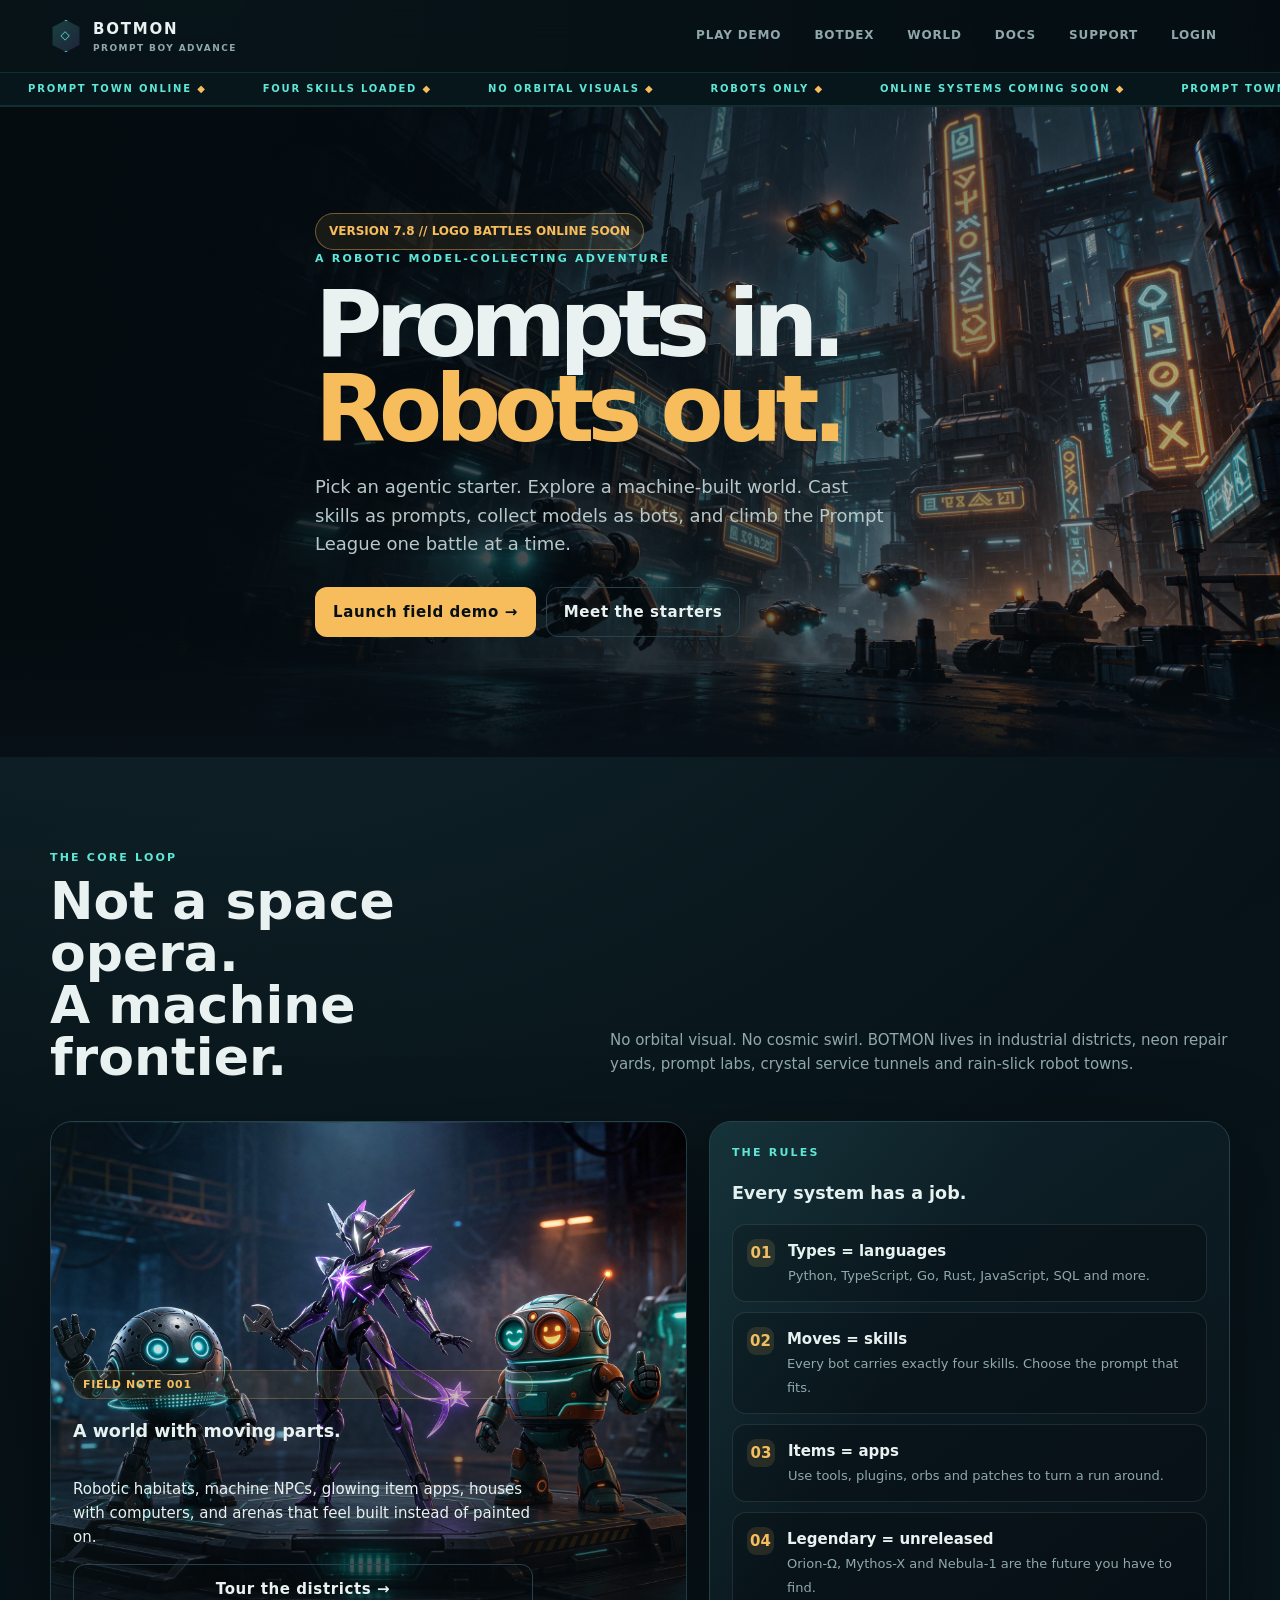
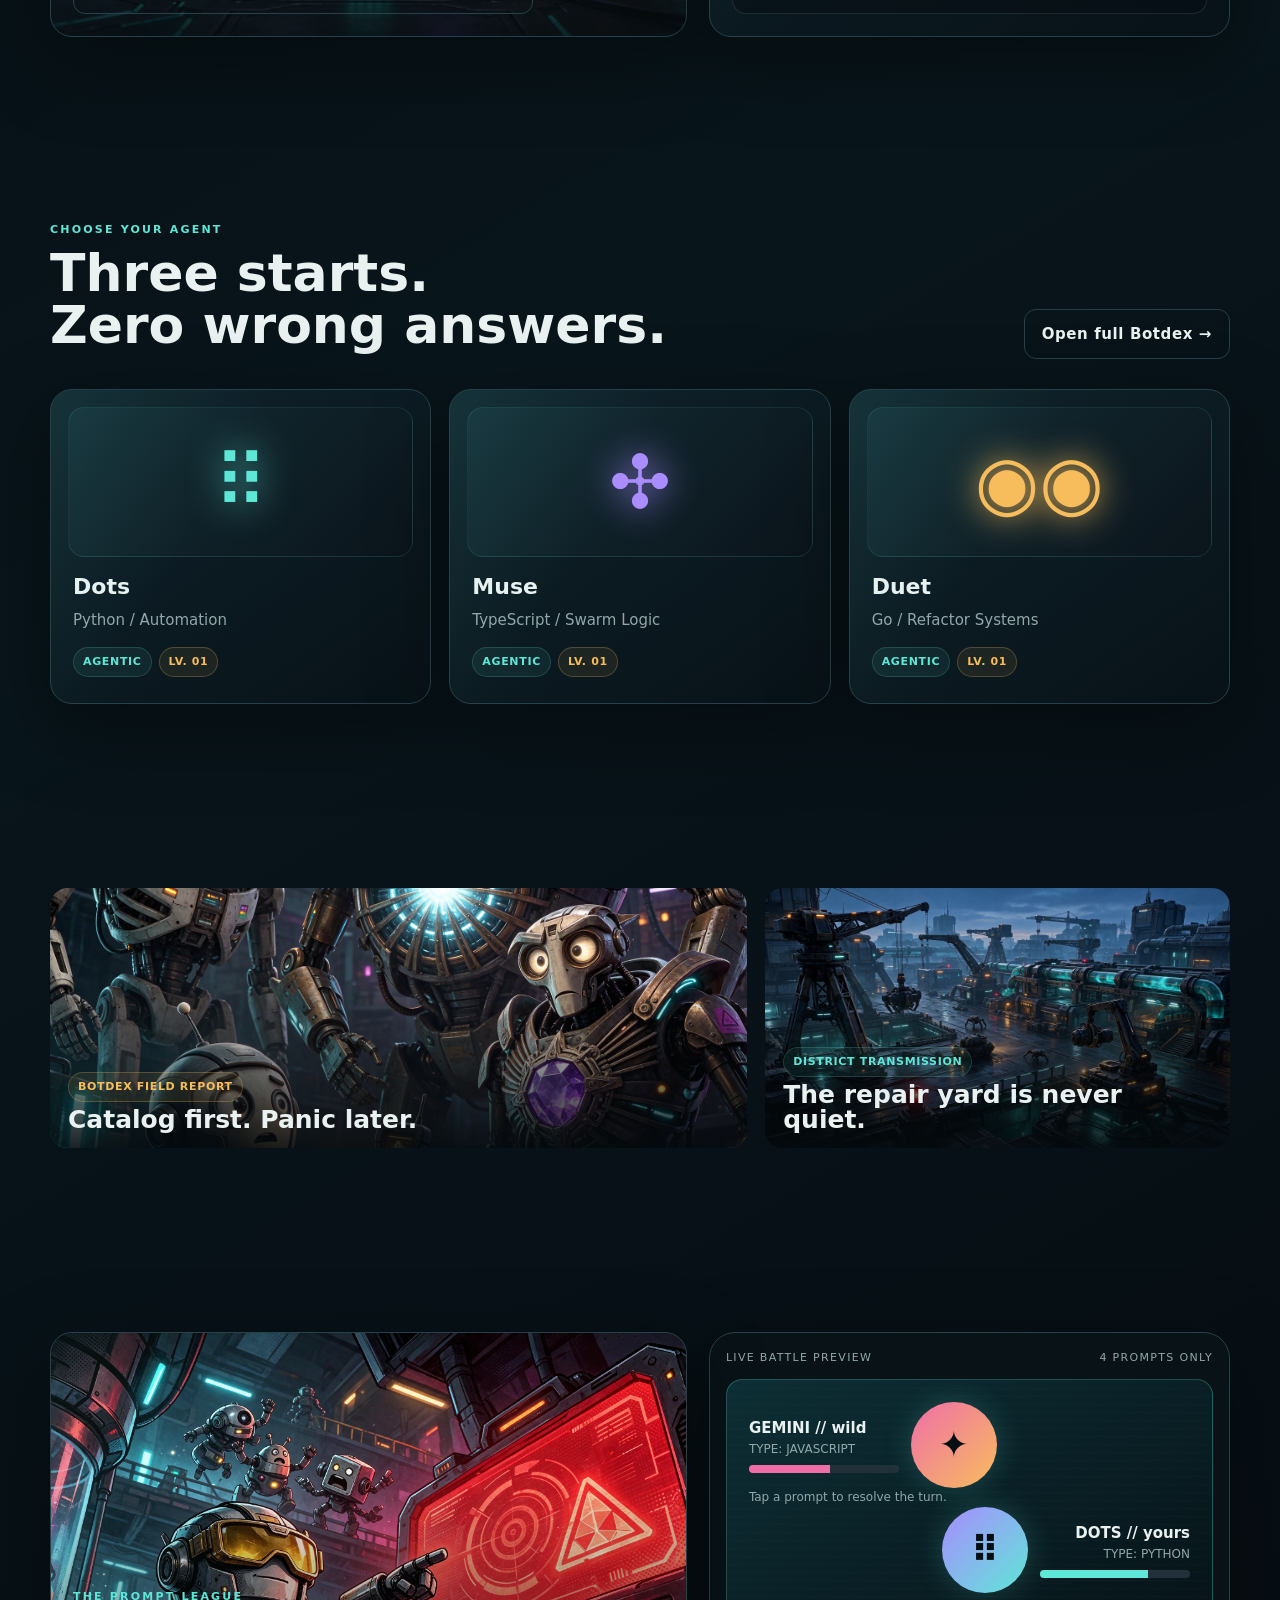
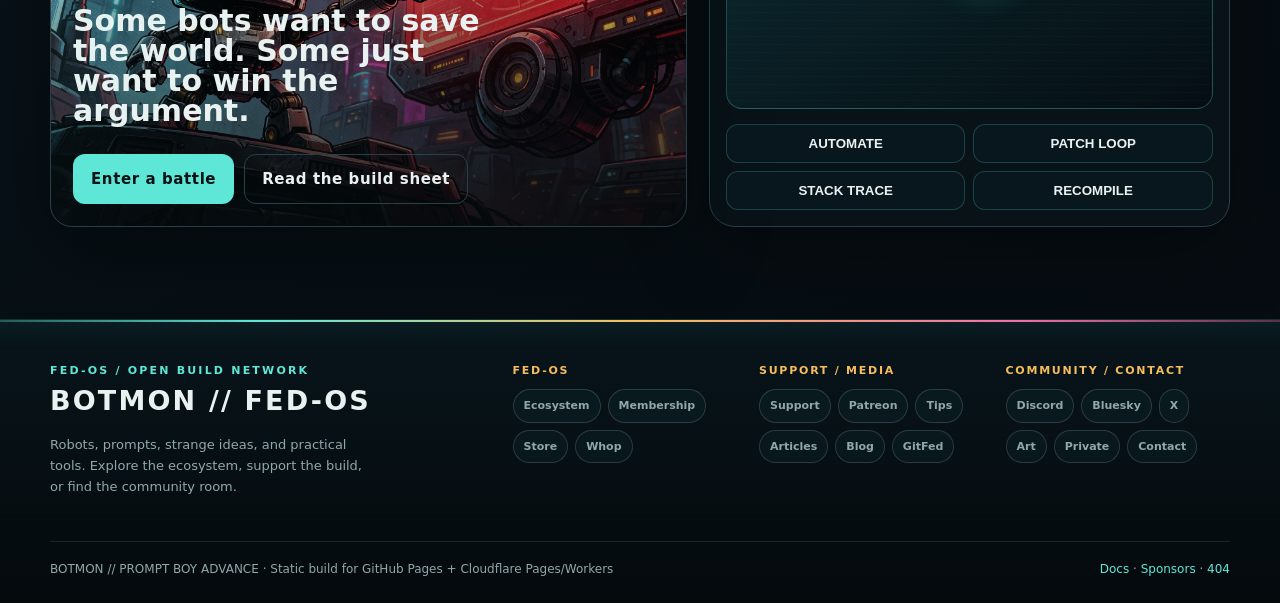
<file: index.html>
<!doctype html><html lang="en"><head><meta charset="utf-8"><meta name="viewport" content="width=device-width,initial-scale=1"><title>BOTMON // Prompt Boy Advance</title><meta name="description" content="BOTMON is a dark robotic AI creature-collector built around prompts, skills, apps and coding-language types."><link rel="icon" href="assets/favicon.svg" type="image/svg+xml"><link rel="shortcut icon" href="assets/favicon.svg" type="image/svg+xml"><link rel="stylesheet" href="css/style.css"></head><body><header class="site-header"><div class="wrap nav"><a class="brand" href="index.html"><span class="brand-mark">◇</span><span>BOTMON<small>PROMPT BOY ADVANCE</small></span></a><nav class="nav-links"><a href="game.html">Play Demo</a><a href="codex.html">Botdex</a><a href="world.html">World</a><a href="docs.html">Docs</a><a href="support.html">Support</a><a href="login.html">Login</a></nav></div><div class="ticker" aria-label="BOTMON status ticker"><div class="ticker-track"><span>Prompt Town online</span><span>Four skills loaded</span><span>No orbital visuals</span><span>Robots only</span><span>Online systems coming soon</span><span>Prompt Town online</span><span>Four skills loaded</span><span>No orbital visuals</span><span>Robots only</span><span>Online systems coming soon</span></div></div></header><main><section class="hero"><div class="wrap hero-content"><div class="hero-badge">VERSION 7.8 // LOGO BATTLES ONLINE SOON</div><div class="eyebrow">A robotic model-collecting adventure</div><h1>Prompts in.<br><span>Robots out.</span></h1><p>Pick an agentic starter. Explore a machine-built world. Cast skills as prompts, collect models as bots, and climb the Prompt League one battle at a time.</p><div class="actions"><a class="button amber" href="game.html">Launch field demo →</a><a class="button secondary" href="codex.html">Meet the starters</a></div></div></section><section class="section"><div class="wrap"><div class="section-head"><div><div class="eyebrow">THE CORE LOOP</div><h2>Not a space opera.<br> A machine frontier.</h2></div><p class="section-intro">No orbital visual. No cosmic swirl. BOTMON lives in industrial districts, neon repair yards, prompt labs, crystal service tunnels and rain-slick robot towns.</p></div><div class="split"><article class="card visual-card"><div class="overlay-copy"><div class="tag amber">Field note 001</div><h3>A world with moving parts.</h3><p>Robotic habitats, machine NPCs, glowing item apps, houses with computers, and arenas that feel built instead of painted on.</p><a class="button secondary" href="world.html">Tour the districts →</a></div></article><article class="card"><div class="eyebrow">THE RULES</div><h3>Every system has a job.</h3><div class="feature-list"><div class="feature"><div class="feature-mark">01</div><div><b>Types = languages</b><span>Python, TypeScript, Go, Rust, JavaScript, SQL and more.</span></div></div><div class="feature"><div class="feature-mark">02</div><div><b>Moves = skills</b><span>Every bot carries exactly four skills. Choose the prompt that fits.</span></div></div><div class="feature"><div class="feature-mark">03</div><div><b>Items = apps</b><span>Use tools, plugins, orbs and patches to turn a run around.</span></div></div><div class="feature"><div class="feature-mark">04</div><div><b>Legendary = unreleased</b><span>Orion-Ω, Mythos-X and Nebula-1 are the future you have to find.</span></div></div></div></article></div></div></section><section class="section"><div class="wrap"><div class="section-head"><div><div class="eyebrow">CHOOSE YOUR AGENT</div><h2>Three starts.<br>Zero wrong answers.</h2></div><a class="button secondary" href="codex.html">Open full Botdex →</a></div><div class="grid grid-3"><article class="card bot-card"><div class="bot-icon"><span class="bot-symbol" style="color:var(--cyan)">⠿</span></div><h3>Dots</h3><p>Python / Automation</p><div class="tag-row"><span class="tag">Agentic</span><span class="tag amber">Lv. 01</span></div></article><article class="card bot-card"><div class="bot-icon"><span class="bot-symbol" style="color:var(--violet)">✣</span></div><h3>Muse</h3><p>TypeScript / Swarm Logic</p><div class="tag-row"><span class="tag">Agentic</span><span class="tag amber">Lv. 01</span></div></article><article class="card bot-card"><div class="bot-icon"><span class="bot-symbol" style="color:var(--amber)">◉◉</span></div><h3>Duet</h3><p>Go / Refactor Systems</p><div class="tag-row"><span class="tag">Agentic</span><span class="tag amber">Lv. 01</span></div></article></div></div></section><section class="section"><div class="wrap promo-grid"><article class="promo-image" style="background-image:url('assets/botdex-comic-poster.png')"><div class="promo-label"><div class="tag amber">Botdex field report</div><h3>Catalog first. Panic later.</h3></div></article><article class="promo-image" style="background-image:url('assets/repair-yard-banner.png')"><div class="promo-label"><div class="tag">District transmission</div><h3>The repair yard is never quiet.</h3></div></article></div></section><section class="section"><div class="wrap split"><article class="card comic"><div><div class="eyebrow">THE PROMPT LEAGUE</div><h3>Some bots want to save the world. Some just want to win the argument.</h3><div class="actions"><a class="button" href="game.html">Enter a battle</a><a class="button secondary" href="docs.html">Read the build sheet</a></div></div></article><article class="mini-console"><div class="console-top"><span>Live battle preview</span><span>4 prompts only</span></div><div class="console-screen"><div class="battle-arena"><div class="fighter enemy"><div><b>GEMINI // wild</b><div class="small">TYPE: JAVASCRIPT</div><div class="hp"><i></i></div></div><div class="fighter-logo">✦</div></div><div class="small" data-battle-log>Tap a prompt to resolve the turn.</div><div class="fighter player"><div class="fighter-logo">⠿</div><div><b>DOTS // yours</b><div class="small">TYPE: PYTHON</div><div class="hp"><i></i></div></div></div></div></div><div class="prompt-grid"><button data-prompt="AUTOMATE EVERYTHING">AUTOMATE</button><button data-prompt="PATCH LOOP">PATCH LOOP</button><button data-prompt="STACK TRACE">STACK TRACE</button><button data-prompt="RECOMPILE">RECOMPILE</button></div></article></div></section></main><footer class="site-footer"><div class="wrap footer-grid"><div class="footer-brand"><div class="eyebrow">FED-OS / OPEN BUILD NETWORK</div><h2>BOTMON // FED-OS</h2><p>Robots, prompts, strange ideas, and practical tools. Explore the ecosystem, support the build, or find the community room.</p></div><div class="footer-links"><div><h3>FED-OS</h3><div class="footer-buttons"><a class="footer-button" href="https://www.fedpromptly.org" target="_blank" rel="noopener noreferrer">Ecosystem</a><a class="footer-button" href="https://www.fedpromptly.com/aid" target="_blank" rel="noopener noreferrer">Membership</a><a class="footer-button" href="https://www.jabburr.com/fed-os" target="_blank" rel="noopener noreferrer">Store</a><a class="footer-button" href="https://whop.com/fedpromptly/" target="_blank" rel="noopener noreferrer">Whop</a></div></div><div><h3>SUPPORT / MEDIA</h3><div class="footer-buttons"><a class="footer-button" href="support.html">Support</a><a class="footer-button" href="https://www.patreon.com/c/FEDpromptly" target="_blank" rel="noopener noreferrer">Patreon</a><a class="footer-button" href="https://buymeacoffee.com/fedpromptly" target="_blank" rel="noopener noreferrer">Tips</a><a class="footer-button" href="https://substack.com/@fedpromptly" target="_blank" rel="noopener noreferrer">Articles</a><a class="footer-button" href="https://fedpromptly.wordpress.com/" target="_blank" rel="noopener noreferrer">Blog</a><a class="footer-button" href="https://gitfed.substack.com/" target="_blank" rel="noopener noreferrer">GitFed</a></div></div><div><h3>COMMUNITY / CONTACT</h3><div class="footer-buttons"><a class="footer-button" href="community.html">Discord</a><a class="footer-button" href="https://bsky.app/profile/fed-os.bsky.social" target="_blank" rel="noopener noreferrer">Bluesky</a><a class="footer-button" href="https://x.com/Fedpromptly" target="_blank" rel="noopener noreferrer">X</a><a class="footer-button" href="https://www.deviantart.com/fedpromptly" target="_blank" rel="noopener noreferrer">Art</a><a class="footer-button" href="private-communities.html">Private</a><a class="footer-button" href="mailto:contact@fedpromptly.com">Contact</a></div></div></div></div><div class="wrap footer-bottom"><span>BOTMON // PROMPT BOY ADVANCE · Static build for GitHub Pages + Cloudflare Pages/Workers</span><span><a href="docs.html">Docs</a> · <a href="sponsor.html">Sponsors</a> · <a href="404.html">404</a></span></div></footer><div class="toast"></div><script src="js/app.js"></script></body></html>
</file>
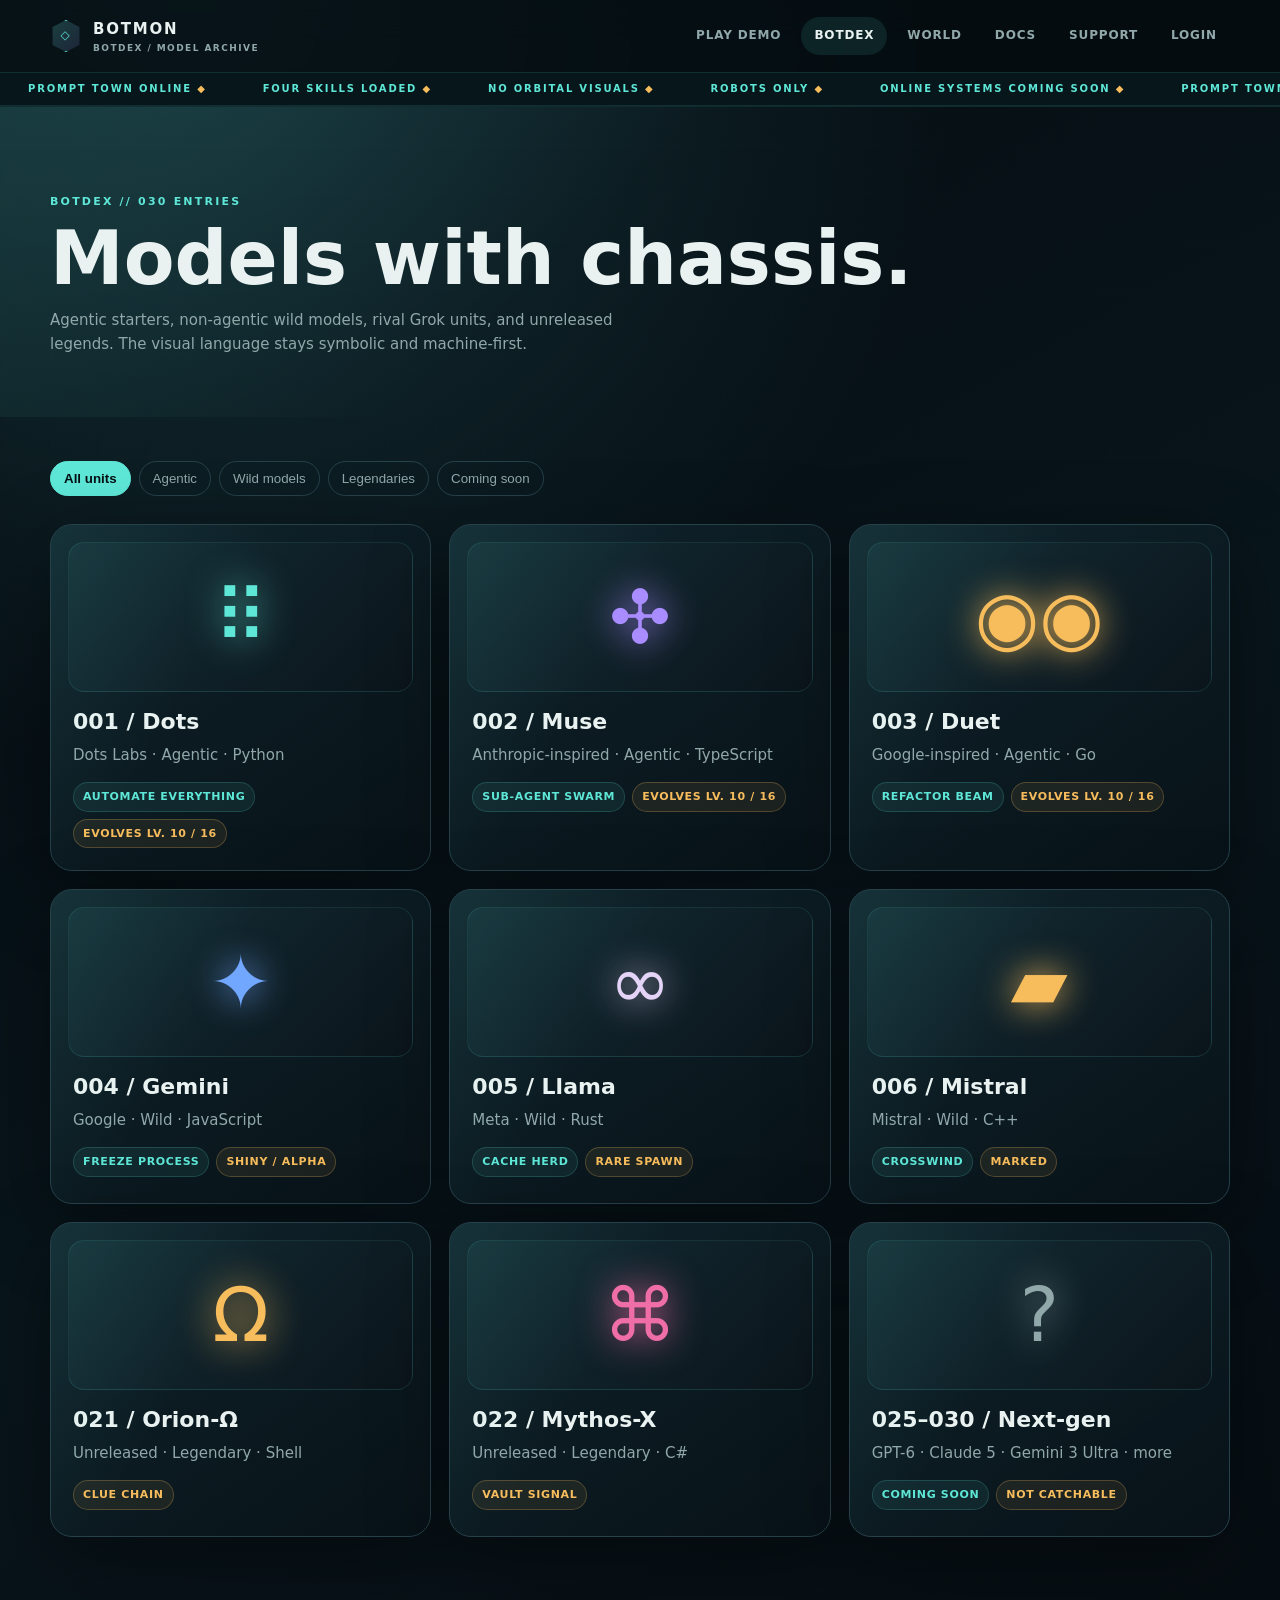
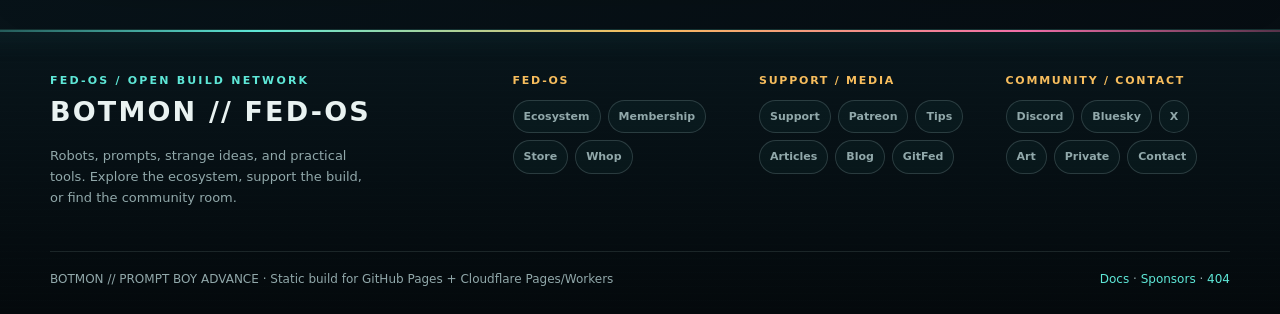
<file: codex.html>
<!doctype html><html lang="en"><head><meta charset="utf-8"><meta name="viewport" content="width=device-width,initial-scale=1"><title>Botdex // BOTMON</title><link rel="icon" href="assets/favicon.svg" type="image/svg+xml"><link rel="stylesheet" href="css/style.css"></head><body><header class="site-header"><div class="wrap nav"><a class="brand" href="index.html"><span class="brand-mark">◇</span><span>BOTMON<small>BOTDEX / MODEL ARCHIVE</small></span></a><nav class="nav-links"><a href="game.html">Play Demo</a><a href="codex.html">Botdex</a><a href="world.html">World</a><a href="docs.html">Docs</a><a href="support.html">Support</a><a href="login.html">Login</a></nav></div><div class="ticker" aria-label="BOTMON status ticker"><div class="ticker-track"><span>Prompt Town online</span><span>Four skills loaded</span><span>No orbital visuals</span><span>Robots only</span><span>Online systems coming soon</span><span>Prompt Town online</span><span>Four skills loaded</span><span>No orbital visuals</span><span>Robots only</span><span>Online systems coming soon</span></div></div></header><main><section class="page-hero"><div class="wrap"><div class="eyebrow">BOTDEX // 030 ENTRIES</div><h1>Models with chassis.</h1><p class="section-intro">Agentic starters, non-agentic wild models, rival Grok units, and unreleased legends. The visual language stays symbolic and machine-first.</p></div></section><section class="section" style="padding-top:24px"><div class="wrap"><div class="filterbar"><button class="active" data-filter="all">All units</button><button data-filter="agentic">Agentic</button><button data-filter="wild">Wild models</button><button data-filter="legendary">Legendaries</button><button data-filter="soon">Coming soon</button></div><div class="grid grid-3"><article class="card bot-card" data-kind="agentic"><div class="bot-icon"><span class="bot-symbol" style="color:var(--cyan)">⠿</span></div><h3>001 / Dots</h3><p>Dots Labs · Agentic · Python</p><div class="tag-row"><span class="tag">Automate Everything</span><span class="tag amber">Evolves Lv. 10 / 16</span></div></article><article class="card bot-card" data-kind="agentic"><div class="bot-icon"><span class="bot-symbol" style="color:var(--violet)">✣</span></div><h3>002 / Muse</h3><p>Anthropic-inspired · Agentic · TypeScript</p><div class="tag-row"><span class="tag">Sub-Agent Swarm</span><span class="tag amber">Evolves Lv. 10 / 16</span></div></article><article class="card bot-card" data-kind="agentic"><div class="bot-icon"><span class="bot-symbol" style="color:var(--amber)">◉◉</span></div><h3>003 / Duet</h3><p>Google-inspired · Agentic · Go</p><div class="tag-row"><span class="tag">Refactor Beam</span><span class="tag amber">Evolves Lv. 10 / 16</span></div></article><article class="card bot-card" data-kind="wild"><div class="bot-icon"><span class="bot-symbol" style="color:#72a7ff">✦</span></div><h3>004 / Gemini</h3><p>Google · Wild · JavaScript</p><div class="tag-row"><span class="tag">Freeze Process</span><span class="tag amber">Shiny / Alpha</span></div></article><article class="card bot-card" data-kind="wild"><div class="bot-icon"><span class="bot-symbol" style="color:#e4d4f8">∞</span></div><h3>005 / Llama</h3><p>Meta · Wild · Rust</p><div class="tag-row"><span class="tag">Cache Herd</span><span class="tag amber">Rare Spawn</span></div></article><article class="card bot-card" data-kind="wild"><div class="bot-icon"><span class="bot-symbol" style="color:#f7bd5d">▰</span></div><h3>006 / Mistral</h3><p>Mistral · Wild · C++</p><div class="tag-row"><span class="tag">Crosswind</span><span class="tag amber">Marked</span></div></article><article class="card bot-card" data-kind="legendary"><div class="bot-icon"><span class="bot-symbol" style="color:var(--amber)">Ω</span></div><h3>021 / Orion-Ω</h3><p>Unreleased · Legendary · Shell</p><div class="tag-row"><span class="tag amber">Clue chain</span></div></article><article class="card bot-card" data-kind="legendary"><div class="bot-icon"><span class="bot-symbol" style="color:var(--magenta)">⌘</span></div><h3>022 / Mythos-X</h3><p>Unreleased · Legendary · C#</p><div class="tag-row"><span class="tag amber">Vault signal</span></div></article><article class="card bot-card" data-kind="soon"><div class="bot-icon"><span class="bot-symbol" style="color:var(--muted)">?</span></div><h3>025–030 / Next-gen</h3><p>GPT-6 · Claude 5 · Gemini 3 Ultra · more</p><div class="tag-row"><span class="tag">Coming soon</span><span class="tag amber">Not catchable</span></div></article></div></div></section></main><footer class="site-footer"><div class="wrap footer-grid"><div class="footer-brand"><div class="eyebrow">FED-OS / OPEN BUILD NETWORK</div><h2>BOTMON // FED-OS</h2><p>Robots, prompts, strange ideas, and practical tools. Explore the ecosystem, support the build, or find the community room.</p></div><div class="footer-links"><div><h3>FED-OS</h3><div class="footer-buttons"><a class="footer-button" href="https://www.fedpromptly.org" target="_blank" rel="noopener noreferrer">Ecosystem</a><a class="footer-button" href="https://www.fedpromptly.com/aid" target="_blank" rel="noopener noreferrer">Membership</a><a class="footer-button" href="https://www.jabburr.com/fed-os" target="_blank" rel="noopener noreferrer">Store</a><a class="footer-button" href="https://whop.com/fedpromptly/" target="_blank" rel="noopener noreferrer">Whop</a></div></div><div><h3>SUPPORT / MEDIA</h3><div class="footer-buttons"><a class="footer-button" href="support.html">Support</a><a class="footer-button" href="https://www.patreon.com/c/FEDpromptly" target="_blank" rel="noopener noreferrer">Patreon</a><a class="footer-button" href="https://buymeacoffee.com/fedpromptly" target="_blank" rel="noopener noreferrer">Tips</a><a class="footer-button" href="https://substack.com/@fedpromptly" target="_blank" rel="noopener noreferrer">Articles</a><a class="footer-button" href="https://fedpromptly.wordpress.com/" target="_blank" rel="noopener noreferrer">Blog</a><a class="footer-button" href="https://gitfed.substack.com/" target="_blank" rel="noopener noreferrer">GitFed</a></div></div><div><h3>COMMUNITY / CONTACT</h3><div class="footer-buttons"><a class="footer-button" href="community.html">Discord</a><a class="footer-button" href="https://bsky.app/profile/fed-os.bsky.social" target="_blank" rel="noopener noreferrer">Bluesky</a><a class="footer-button" href="https://x.com/Fedpromptly" target="_blank" rel="noopener noreferrer">X</a><a class="footer-button" href="https://www.deviantart.com/fedpromptly" target="_blank" rel="noopener noreferrer">Art</a><a class="footer-button" href="private-communities.html">Private</a><a class="footer-button" href="mailto:contact@fedpromptly.com">Contact</a></div></div></div></div><div class="wrap footer-bottom"><span>BOTMON // PROMPT BOY ADVANCE · Static build for GitHub Pages + Cloudflare Pages/Workers</span><span><a href="docs.html">Docs</a> · <a href="sponsor.html">Sponsors</a> · <a href="404.html">404</a></span></div></footer><script src="js/app.js"></script></body></html>
</file>
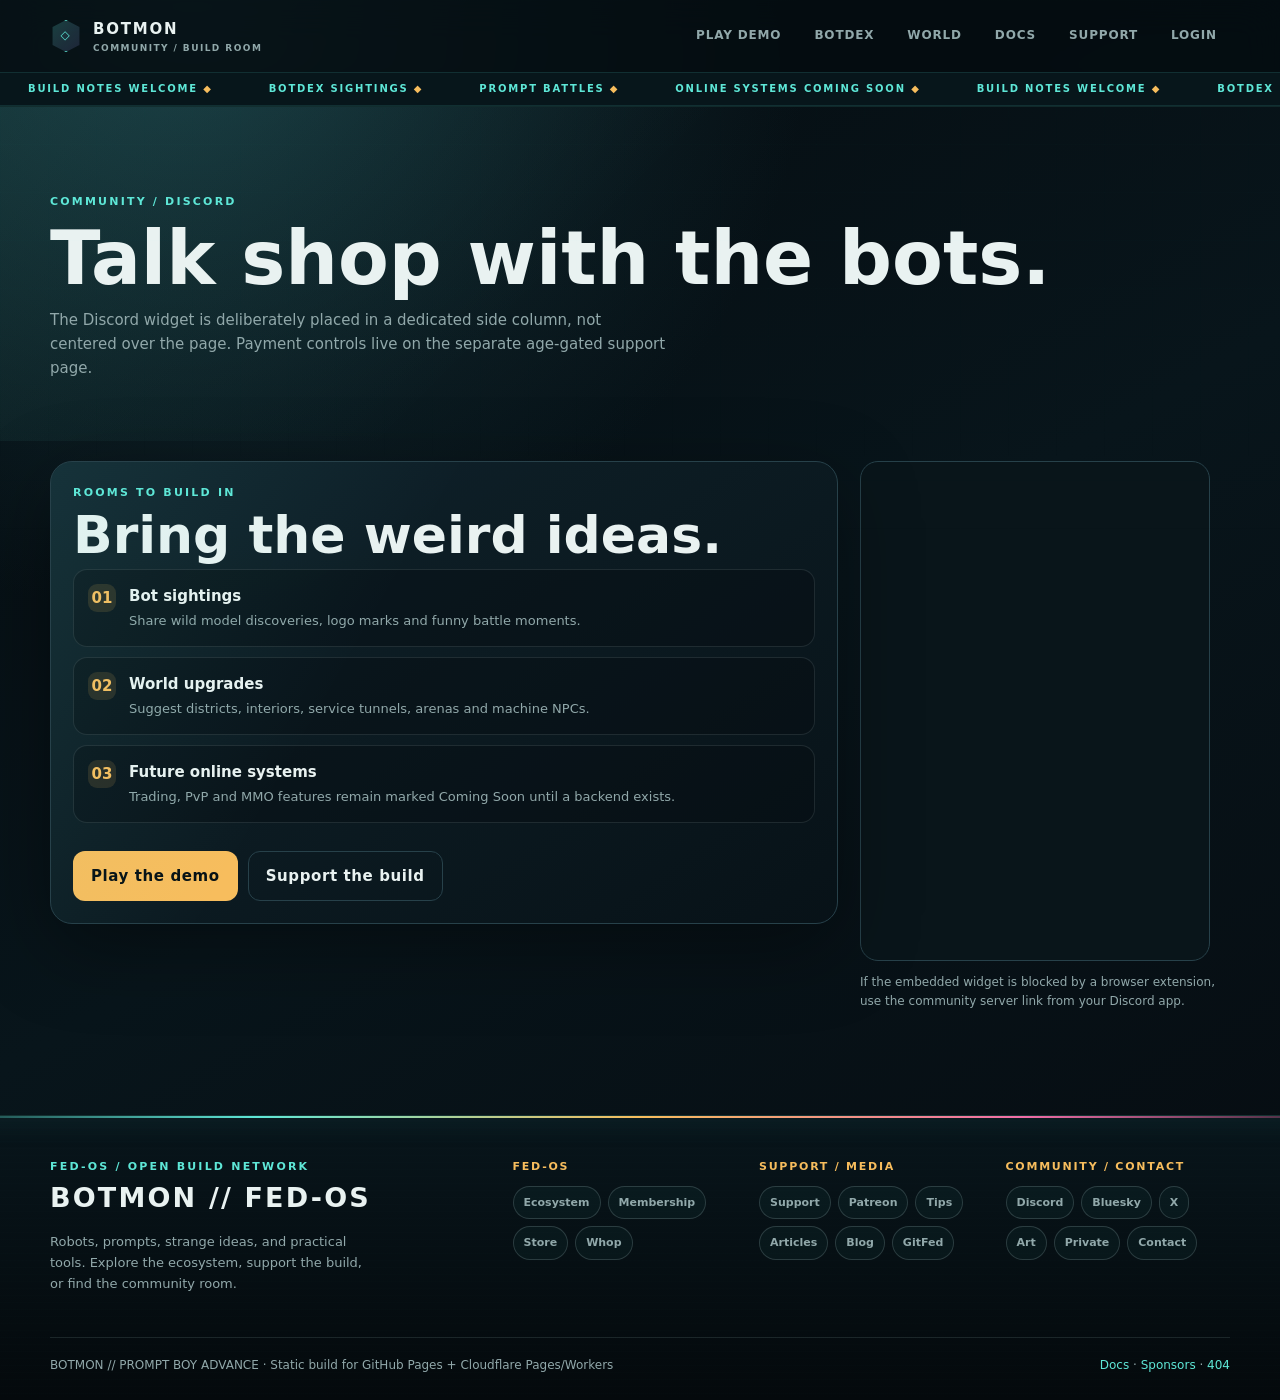
<file: community.html>
<!doctype html><html lang="en"><head><meta charset="utf-8"><meta name="viewport" content="width=device-width,initial-scale=1"><title>Community // BOTMON</title><link rel="icon" href="assets/favicon.svg" type="image/svg+xml"><link rel="shortcut icon" href="assets/favicon.svg" type="image/svg+xml"><link rel="stylesheet" href="css/style.css"></head><body><header class="site-header"><div class="wrap nav"><a class="brand" href="index.html"><span class="brand-mark">◇</span><span>BOTMON<small>COMMUNITY / BUILD ROOM</small></span></a><nav class="nav-links"><a href="game.html">Play Demo</a><a href="codex.html">Botdex</a><a href="world.html">World</a><a href="docs.html">Docs</a><a href="support.html">Support</a><a href="login.html">Login</a></nav></div><div class="ticker"><div class="ticker-track"><span>Build notes welcome</span><span>Botdex sightings</span><span>Prompt battles</span><span>Online systems coming soon</span><span>Build notes welcome</span><span>Botdex sightings</span><span>Prompt battles</span><span>Online systems coming soon</span></div></div></header><main><section class="page-hero"><div class="wrap"><div class="eyebrow">COMMUNITY / DISCORD</div><h1>Talk shop with the bots.</h1><p class="section-intro">The Discord widget is deliberately placed in a dedicated side column, not centered over the page. Payment controls live on the separate age-gated support page.</p></div></section><section class="section" style="padding-top:20px"><div class="wrap community-layout"><article class="card"><div class="eyebrow">ROOMS TO BUILD IN</div><h2>Bring the weird ideas.</h2><div class="feature-list"><div class="feature"><div class="feature-mark">01</div><div><b>Bot sightings</b><span>Share wild model discoveries, logo marks and funny battle moments.</span></div></div><div class="feature"><div class="feature-mark">02</div><div><b>World upgrades</b><span>Suggest districts, interiors, service tunnels, arenas and machine NPCs.</span></div></div><div class="feature"><div class="feature-mark">03</div><div><b>Future online systems</b><span>Trading, PvP and MMO features remain marked Coming Soon until a backend exists.</span></div></div></div><div class="actions"><a class="button amber" href="game.html">Play the demo</a><a class="button secondary" href="support.html">Support the build</a></div></article><aside class="align-left"><iframe class="discord-frame" src="https://discord.com/widget?id=1400235929154879490&theme=dark" title="BOTMON Discord community" allowtransparency="true" frameborder="0" sandbox="allow-popups allow-popups-to-escape-sandbox allow-same-origin allow-scripts"></iframe><p class="small">If the embedded widget is blocked by a browser extension, use the community server link from your Discord app.</p></aside></div></section></main><footer class="site-footer"><div class="wrap footer-grid"><div class="footer-brand"><div class="eyebrow">FED-OS / OPEN BUILD NETWORK</div><h2>BOTMON // FED-OS</h2><p>Robots, prompts, strange ideas, and practical tools. Explore the ecosystem, support the build, or find the community room.</p></div><div class="footer-links"><div><h3>FED-OS</h3><div class="footer-buttons"><a class="footer-button" href="https://www.fedpromptly.org" target="_blank" rel="noopener noreferrer">Ecosystem</a><a class="footer-button" href="https://www.fedpromptly.com/aid" target="_blank" rel="noopener noreferrer">Membership</a><a class="footer-button" href="https://www.jabburr.com/fed-os" target="_blank" rel="noopener noreferrer">Store</a><a class="footer-button" href="https://whop.com/fedpromptly/" target="_blank" rel="noopener noreferrer">Whop</a></div></div><div><h3>SUPPORT / MEDIA</h3><div class="footer-buttons"><a class="footer-button" href="support.html">Support</a><a class="footer-button" href="https://www.patreon.com/c/FEDpromptly" target="_blank" rel="noopener noreferrer">Patreon</a><a class="footer-button" href="https://buymeacoffee.com/fedpromptly" target="_blank" rel="noopener noreferrer">Tips</a><a class="footer-button" href="https://substack.com/@fedpromptly" target="_blank" rel="noopener noreferrer">Articles</a><a class="footer-button" href="https://fedpromptly.wordpress.com/" target="_blank" rel="noopener noreferrer">Blog</a><a class="footer-button" href="https://gitfed.substack.com/" target="_blank" rel="noopener noreferrer">GitFed</a></div></div><div><h3>COMMUNITY / CONTACT</h3><div class="footer-buttons"><a class="footer-button" href="community.html">Discord</a><a class="footer-button" href="https://bsky.app/profile/fed-os.bsky.social" target="_blank" rel="noopener noreferrer">Bluesky</a><a class="footer-button" href="https://x.com/Fedpromptly" target="_blank" rel="noopener noreferrer">X</a><a class="footer-button" href="https://www.deviantart.com/fedpromptly" target="_blank" rel="noopener noreferrer">Art</a><a class="footer-button" href="private-communities.html">Private</a><a class="footer-button" href="mailto:contact@fedpromptly.com">Contact</a></div></div></div></div><div class="wrap footer-bottom"><span>BOTMON // PROMPT BOY ADVANCE · Static build for GitHub Pages + Cloudflare Pages/Workers</span><span><a href="docs.html">Docs</a> · <a href="sponsor.html">Sponsors</a> · <a href="404.html">404</a></span></div></footer></body></html>
</file>
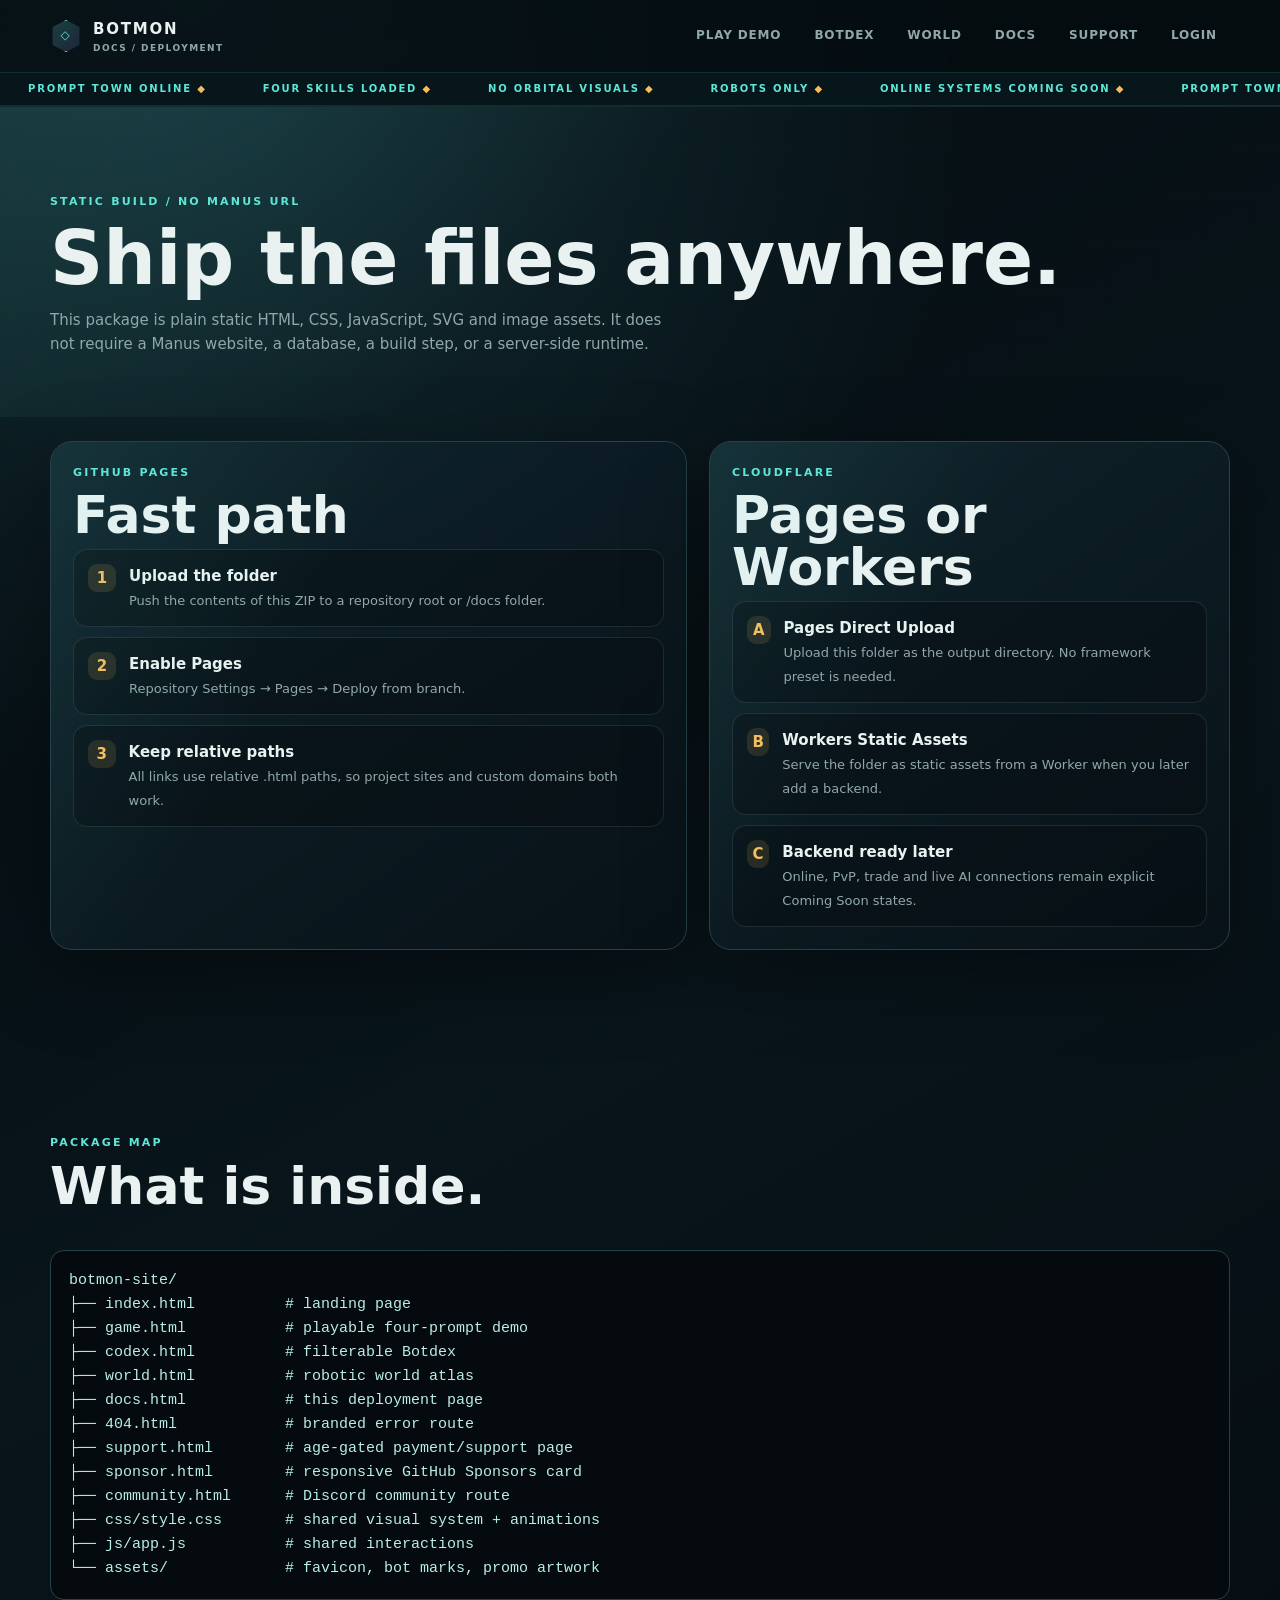
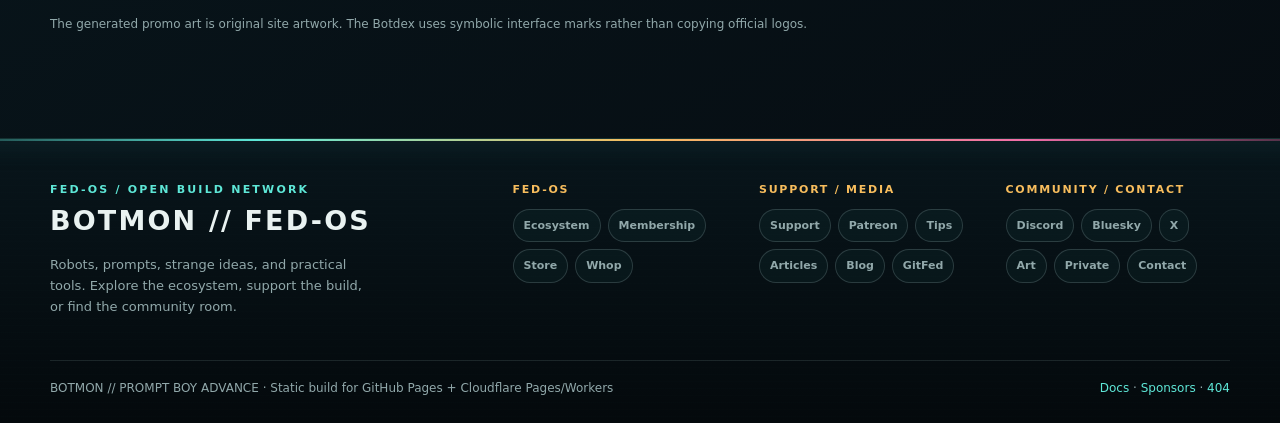
<file: docs.html>
<!doctype html><html lang="en"><head><meta charset="utf-8"><meta name="viewport" content="width=device-width,initial-scale=1"><title>Docs // BOTMON</title><link rel="icon" href="assets/favicon.svg" type="image/svg+xml"><link rel="stylesheet" href="css/style.css"></head><body><header class="site-header"><div class="wrap nav"><a class="brand" href="index.html"><span class="brand-mark">◇</span><span>BOTMON<small>DOCS / DEPLOYMENT</small></span></a><nav class="nav-links"><a href="game.html">Play Demo</a><a href="codex.html">Botdex</a><a href="world.html">World</a><a href="docs.html">Docs</a><a href="support.html">Support</a><a href="login.html">Login</a></nav></div><div class="ticker" aria-label="BOTMON status ticker"><div class="ticker-track"><span>Prompt Town online</span><span>Four skills loaded</span><span>No orbital visuals</span><span>Robots only</span><span>Online systems coming soon</span><span>Prompt Town online</span><span>Four skills loaded</span><span>No orbital visuals</span><span>Robots only</span><span>Online systems coming soon</span></div></div></header><main><section class="page-hero"><div class="wrap"><div class="eyebrow">STATIC BUILD / NO MANUS URL</div><h1>Ship the files anywhere.</h1><p class="section-intro">This package is plain static HTML, CSS, JavaScript, SVG and image assets. It does not require a Manus website, a database, a build step, or a server-side runtime.</p></div></section><section class="section" style="padding-top:24px"><div class="wrap split"><article class="card"><div class="eyebrow">GITHUB PAGES</div><h2>Fast path</h2><div class="feature-list"><div class="feature"><div class="feature-mark">1</div><div><b>Upload the folder</b><span>Push the contents of this ZIP to a repository root or /docs folder.</span></div></div><div class="feature"><div class="feature-mark">2</div><div><b>Enable Pages</b><span>Repository Settings → Pages → Deploy from branch.</span></div></div><div class="feature"><div class="feature-mark">3</div><div><b>Keep relative paths</b><span>All links use relative .html paths, so project sites and custom domains both work.</span></div></div></div></article><article class="card"><div class="eyebrow">CLOUDFLARE</div><h2>Pages or Workers</h2><div class="feature-list"><div class="feature"><div class="feature-mark">A</div><div><b>Pages Direct Upload</b><span>Upload this folder as the output directory. No framework preset is needed.</span></div></div><div class="feature"><div class="feature-mark">B</div><div><b>Workers Static Assets</b><span>Serve the folder as static assets from a Worker when you later add a backend.</span></div></div><div class="feature"><div class="feature-mark">C</div><div><b>Backend ready later</b><span>Online, PvP, trade and live AI connections remain explicit Coming Soon states.</span></div></div></div></article></div></section><section class="section"><div class="wrap"><div class="section-head"><div><div class="eyebrow">PACKAGE MAP</div><h2>What is inside.</h2></div></div><pre class="codeblock">botmon-site/
├── index.html          # landing page
├── game.html           # playable four-prompt demo
├── codex.html          # filterable Botdex
├── world.html          # robotic world atlas
├── docs.html           # this deployment page
├── 404.html            # branded error route
├── support.html        # age-gated payment/support page
├── sponsor.html        # responsive GitHub Sponsors card
├── community.html      # Discord community route
├── css/style.css       # shared visual system + animations
├── js/app.js           # shared interactions
└── assets/             # favicon, bot marks, promo artwork</pre><p class="small">The generated promo art is original site artwork. The Botdex uses symbolic interface marks rather than copying official logos.</p></div></section></main><footer class="site-footer"><div class="wrap footer-grid"><div class="footer-brand"><div class="eyebrow">FED-OS / OPEN BUILD NETWORK</div><h2>BOTMON // FED-OS</h2><p>Robots, prompts, strange ideas, and practical tools. Explore the ecosystem, support the build, or find the community room.</p></div><div class="footer-links"><div><h3>FED-OS</h3><div class="footer-buttons"><a class="footer-button" href="https://www.fedpromptly.org" target="_blank" rel="noopener noreferrer">Ecosystem</a><a class="footer-button" href="https://www.fedpromptly.com/aid" target="_blank" rel="noopener noreferrer">Membership</a><a class="footer-button" href="https://www.jabburr.com/fed-os" target="_blank" rel="noopener noreferrer">Store</a><a class="footer-button" href="https://whop.com/fedpromptly/" target="_blank" rel="noopener noreferrer">Whop</a></div></div><div><h3>SUPPORT / MEDIA</h3><div class="footer-buttons"><a class="footer-button" href="support.html">Support</a><a class="footer-button" href="https://www.patreon.com/c/FEDpromptly" target="_blank" rel="noopener noreferrer">Patreon</a><a class="footer-button" href="https://buymeacoffee.com/fedpromptly" target="_blank" rel="noopener noreferrer">Tips</a><a class="footer-button" href="https://substack.com/@fedpromptly" target="_blank" rel="noopener noreferrer">Articles</a><a class="footer-button" href="https://fedpromptly.wordpress.com/" target="_blank" rel="noopener noreferrer">Blog</a><a class="footer-button" href="https://gitfed.substack.com/" target="_blank" rel="noopener noreferrer">GitFed</a></div></div><div><h3>COMMUNITY / CONTACT</h3><div class="footer-buttons"><a class="footer-button" href="community.html">Discord</a><a class="footer-button" href="https://bsky.app/profile/fed-os.bsky.social" target="_blank" rel="noopener noreferrer">Bluesky</a><a class="footer-button" href="https://x.com/Fedpromptly" target="_blank" rel="noopener noreferrer">X</a><a class="footer-button" href="https://www.deviantart.com/fedpromptly" target="_blank" rel="noopener noreferrer">Art</a><a class="footer-button" href="private-communities.html">Private</a><a class="footer-button" href="mailto:contact@fedpromptly.com">Contact</a></div></div></div></div><div class="wrap footer-bottom"><span>BOTMON // PROMPT BOY ADVANCE · Static build for GitHub Pages + Cloudflare Pages/Workers</span><span><a href="docs.html">Docs</a> · <a href="sponsor.html">Sponsors</a> · <a href="404.html">404</a></span></div></footer></body></html>
</file>
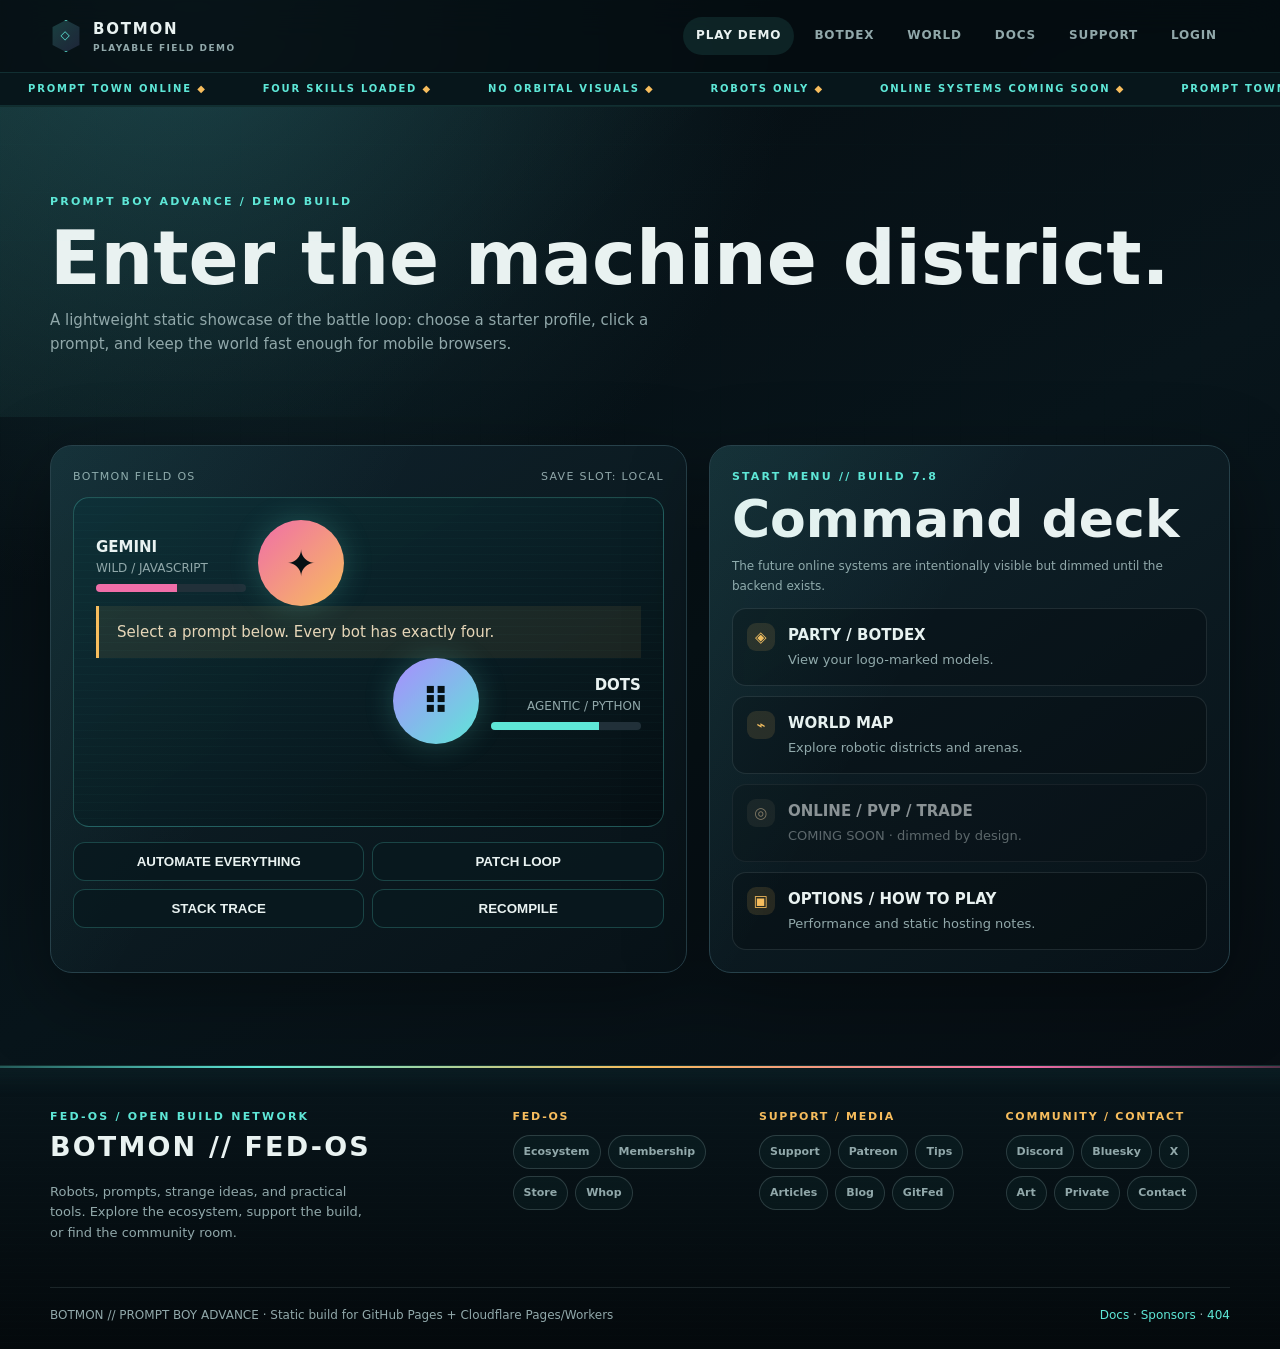
<file: game.html>
<!doctype html><html lang="en"><head><meta charset="utf-8"><meta name="viewport" content="width=device-width,initial-scale=1"><title>Play Demo // BOTMON</title><link rel="icon" href="assets/favicon.svg" type="image/svg+xml"><link rel="stylesheet" href="css/style.css"></head><body><header class="site-header"><div class="wrap nav"><a class="brand" href="index.html"><span class="brand-mark">◇</span><span>BOTMON<small>PLAYABLE FIELD DEMO</small></span></a><nav class="nav-links"><a href="game.html">Play Demo</a><a href="codex.html">Botdex</a><a href="world.html">World</a><a href="docs.html">Docs</a><a href="support.html">Support</a><a href="login.html">Login</a></nav></div><div class="ticker" aria-label="BOTMON status ticker"><div class="ticker-track"><span>Prompt Town online</span><span>Four skills loaded</span><span>No orbital visuals</span><span>Robots only</span><span>Online systems coming soon</span><span>Prompt Town online</span><span>Four skills loaded</span><span>No orbital visuals</span><span>Robots only</span><span>Online systems coming soon</span></div></div></header><main><section class="page-hero"><div class="wrap"><div class="eyebrow">PROMPT BOY ADVANCE / DEMO BUILD</div><h1>Enter the machine district.</h1><p class="section-intro">A lightweight static showcase of the battle loop: choose a starter profile, click a prompt, and keep the world fast enough for mobile browsers.</p></div></section><section class="section" style="padding-top:28px"><div class="wrap split"><article class="card"><div class="console-top"><span>BOTMON FIELD OS</span><span>Save slot: local</span></div><div class="console-screen"><div class="battle-arena"><div class="fighter enemy"><div><b>GEMINI</b><div class="small">WILD / JAVASCRIPT</div><div class="hp"><i></i></div></div><div class="fighter-logo">✦</div></div><div class="notice" data-battle-log>Select a prompt below. Every bot has exactly four.</div><div class="fighter player"><div class="fighter-logo">⠿</div><div><b>DOTS</b><div class="small">AGENTIC / PYTHON</div><div class="hp"><i></i></div></div></div></div></div><div class="prompt-grid"><button data-prompt="AUTOMATE EVERYTHING">AUTOMATE EVERYTHING</button><button data-prompt="PATCH LOOP">PATCH LOOP</button><button data-prompt="STACK TRACE">STACK TRACE</button><button data-prompt="RECOMPILE">RECOMPILE</button></div></article><aside class="card"><div class="eyebrow">START MENU // BUILD 7.8</div><h2 style="margin-top:8px">Command deck</h2><p class="small">The future online systems are intentionally visible but dimmed until the backend exists.</p><div class="feature-list"><a class="feature" href="codex.html"><div class="feature-mark">◈</div><div><b>PARTY / BOTDEX</b><span>View your logo-marked models.</span></div></a><a class="feature" href="world.html"><div class="feature-mark">⌁</div><div><b>WORLD MAP</b><span>Explore robotic districts and arenas.</span></div></a><a class="feature locked" href="#" data-toast="ONLINE is coming soon in a server-backed update."><div class="feature-mark">◎</div><div><b>ONLINE / PVP / TRADE</b><span>COMING SOON · dimmed by design.</span></div></a><a class="feature" href="docs.html"><div class="feature-mark">▣</div><div><b>OPTIONS / HOW TO PLAY</b><span>Performance and static hosting notes.</span></div></a></div></aside></div></section></main><footer class="site-footer"><div class="wrap footer-grid"><div class="footer-brand"><div class="eyebrow">FED-OS / OPEN BUILD NETWORK</div><h2>BOTMON // FED-OS</h2><p>Robots, prompts, strange ideas, and practical tools. Explore the ecosystem, support the build, or find the community room.</p></div><div class="footer-links"><div><h3>FED-OS</h3><div class="footer-buttons"><a class="footer-button" href="https://www.fedpromptly.org" target="_blank" rel="noopener noreferrer">Ecosystem</a><a class="footer-button" href="https://www.fedpromptly.com/aid" target="_blank" rel="noopener noreferrer">Membership</a><a class="footer-button" href="https://www.jabburr.com/fed-os" target="_blank" rel="noopener noreferrer">Store</a><a class="footer-button" href="https://whop.com/fedpromptly/" target="_blank" rel="noopener noreferrer">Whop</a></div></div><div><h3>SUPPORT / MEDIA</h3><div class="footer-buttons"><a class="footer-button" href="support.html">Support</a><a class="footer-button" href="https://www.patreon.com/c/FEDpromptly" target="_blank" rel="noopener noreferrer">Patreon</a><a class="footer-button" href="https://buymeacoffee.com/fedpromptly" target="_blank" rel="noopener noreferrer">Tips</a><a class="footer-button" href="https://substack.com/@fedpromptly" target="_blank" rel="noopener noreferrer">Articles</a><a class="footer-button" href="https://fedpromptly.wordpress.com/" target="_blank" rel="noopener noreferrer">Blog</a><a class="footer-button" href="https://gitfed.substack.com/" target="_blank" rel="noopener noreferrer">GitFed</a></div></div><div><h3>COMMUNITY / CONTACT</h3><div class="footer-buttons"><a class="footer-button" href="community.html">Discord</a><a class="footer-button" href="https://bsky.app/profile/fed-os.bsky.social" target="_blank" rel="noopener noreferrer">Bluesky</a><a class="footer-button" href="https://x.com/Fedpromptly" target="_blank" rel="noopener noreferrer">X</a><a class="footer-button" href="https://www.deviantart.com/fedpromptly" target="_blank" rel="noopener noreferrer">Art</a><a class="footer-button" href="private-communities.html">Private</a><a class="footer-button" href="mailto:contact@fedpromptly.com">Contact</a></div></div></div></div><div class="wrap footer-bottom"><span>BOTMON // PROMPT BOY ADVANCE · Static build for GitHub Pages + Cloudflare Pages/Workers</span><span><a href="docs.html">Docs</a> · <a href="sponsor.html">Sponsors</a> · <a href="404.html">404</a></span></div></footer><div class="toast"></div><script src="js/app.js"></script></body></html>
</file>
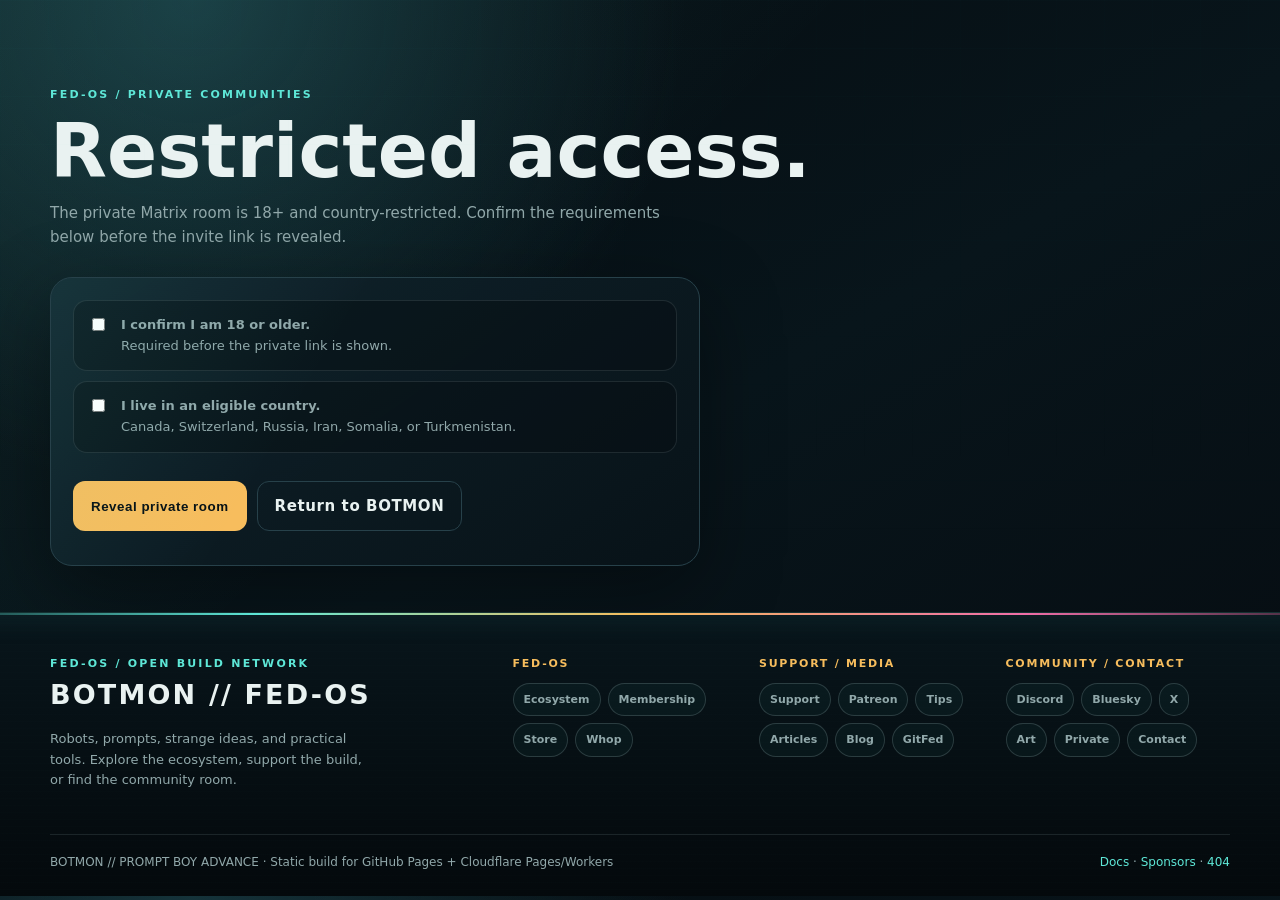
<file: private-communities.html>
<!doctype html><html lang="en"><head><meta charset="utf-8"><meta name="viewport" content="width=device-width,initial-scale=1"><title>Private Communities // FED-OS</title><link rel="icon" href="assets/favicon.svg" type="image/svg+xml"><link rel="stylesheet" href="css/style.css"></head><body><main class="page-hero"><div class="wrap"><div class="eyebrow">FED-OS / PRIVATE COMMUNITIES</div><h1>Restricted access.</h1><p class="section-intro">The private Matrix room is 18+ and country-restricted. Confirm the requirements below before the invite link is revealed.</p><section class="card" style="max-width:650px;margin-top:28px"><label class="feature"><input id="age-check" type="checkbox"> <span><b>I confirm I am 18 or older.</b><span>Required before the private link is shown.</span></span></label><label class="feature" style="margin-top:10px"><input id="country-check" type="checkbox"> <span><b>I live in an eligible country.</b><span>Canada, Switzerland, Russia, Iran, Somalia, or Turkmenistan.</span></span></label><div class="actions"><button class="button amber" id="reveal" disabled>Reveal private room</button><a class="button secondary" href="index.html">Return to BOTMON</a></div><p class="small" id="status" aria-live="polite"></p><div id="private-link" hidden class="notice" style="margin-top:18px">Eligibility confirmed. <a href="https://matrix.to/#/#fed-os:matrix.org" target="_blank" rel="noopener noreferrer">Open the private Matrix room →</a></div></section></div></main><script>const a=document.querySelector('#age-check'),c=document.querySelector('#country-check'),b=document.querySelector('#reveal'),s=document.querySelector('#status'),l=document.querySelector('#private-link');function sync(){b.disabled=!(a.checked&&c.checked)}a.addEventListener('change',sync);c.addEventListener('change',sync);b.addEventListener('click',()=>{l.hidden=false;s.textContent='The private destination is now visible.';b.hidden=true})</script><footer class="site-footer"><div class="wrap footer-grid"><div class="footer-brand"><div class="eyebrow">FED-OS / OPEN BUILD NETWORK</div><h2>BOTMON // FED-OS</h2><p>Robots, prompts, strange ideas, and practical tools. Explore the ecosystem, support the build, or find the community room.</p></div><div class="footer-links"><div><h3>FED-OS</h3><div class="footer-buttons"><a class="footer-button" href="https://www.fedpromptly.org" target="_blank" rel="noopener noreferrer">Ecosystem</a><a class="footer-button" href="https://www.fedpromptly.com/aid" target="_blank" rel="noopener noreferrer">Membership</a><a class="footer-button" href="https://www.jabburr.com/fed-os" target="_blank" rel="noopener noreferrer">Store</a><a class="footer-button" href="https://whop.com/fedpromptly/" target="_blank" rel="noopener noreferrer">Whop</a></div></div><div><h3>SUPPORT / MEDIA</h3><div class="footer-buttons"><a class="footer-button" href="support.html">Support</a><a class="footer-button" href="https://www.patreon.com/c/FEDpromptly" target="_blank" rel="noopener noreferrer">Patreon</a><a class="footer-button" href="https://buymeacoffee.com/fedpromptly" target="_blank" rel="noopener noreferrer">Tips</a><a class="footer-button" href="https://substack.com/@fedpromptly" target="_blank" rel="noopener noreferrer">Articles</a><a class="footer-button" href="https://fedpromptly.wordpress.com/" target="_blank" rel="noopener noreferrer">Blog</a><a class="footer-button" href="https://gitfed.substack.com/" target="_blank" rel="noopener noreferrer">GitFed</a></div></div><div><h3>COMMUNITY / CONTACT</h3><div class="footer-buttons"><a class="footer-button" href="community.html">Discord</a><a class="footer-button" href="https://bsky.app/profile/fed-os.bsky.social" target="_blank" rel="noopener noreferrer">Bluesky</a><a class="footer-button" href="https://x.com/Fedpromptly" target="_blank" rel="noopener noreferrer">X</a><a class="footer-button" href="https://www.deviantart.com/fedpromptly" target="_blank" rel="noopener noreferrer">Art</a><a class="footer-button" href="private-communities.html">Private</a><a class="footer-button" href="mailto:contact@fedpromptly.com">Contact</a></div></div></div></div><div class="wrap footer-bottom"><span>BOTMON // PROMPT BOY ADVANCE · Static build for GitHub Pages + Cloudflare Pages/Workers</span><span><a href="docs.html">Docs</a> · <a href="sponsor.html">Sponsors</a> · <a href="404.html">404</a></span></div></footer></body></html>
</file>
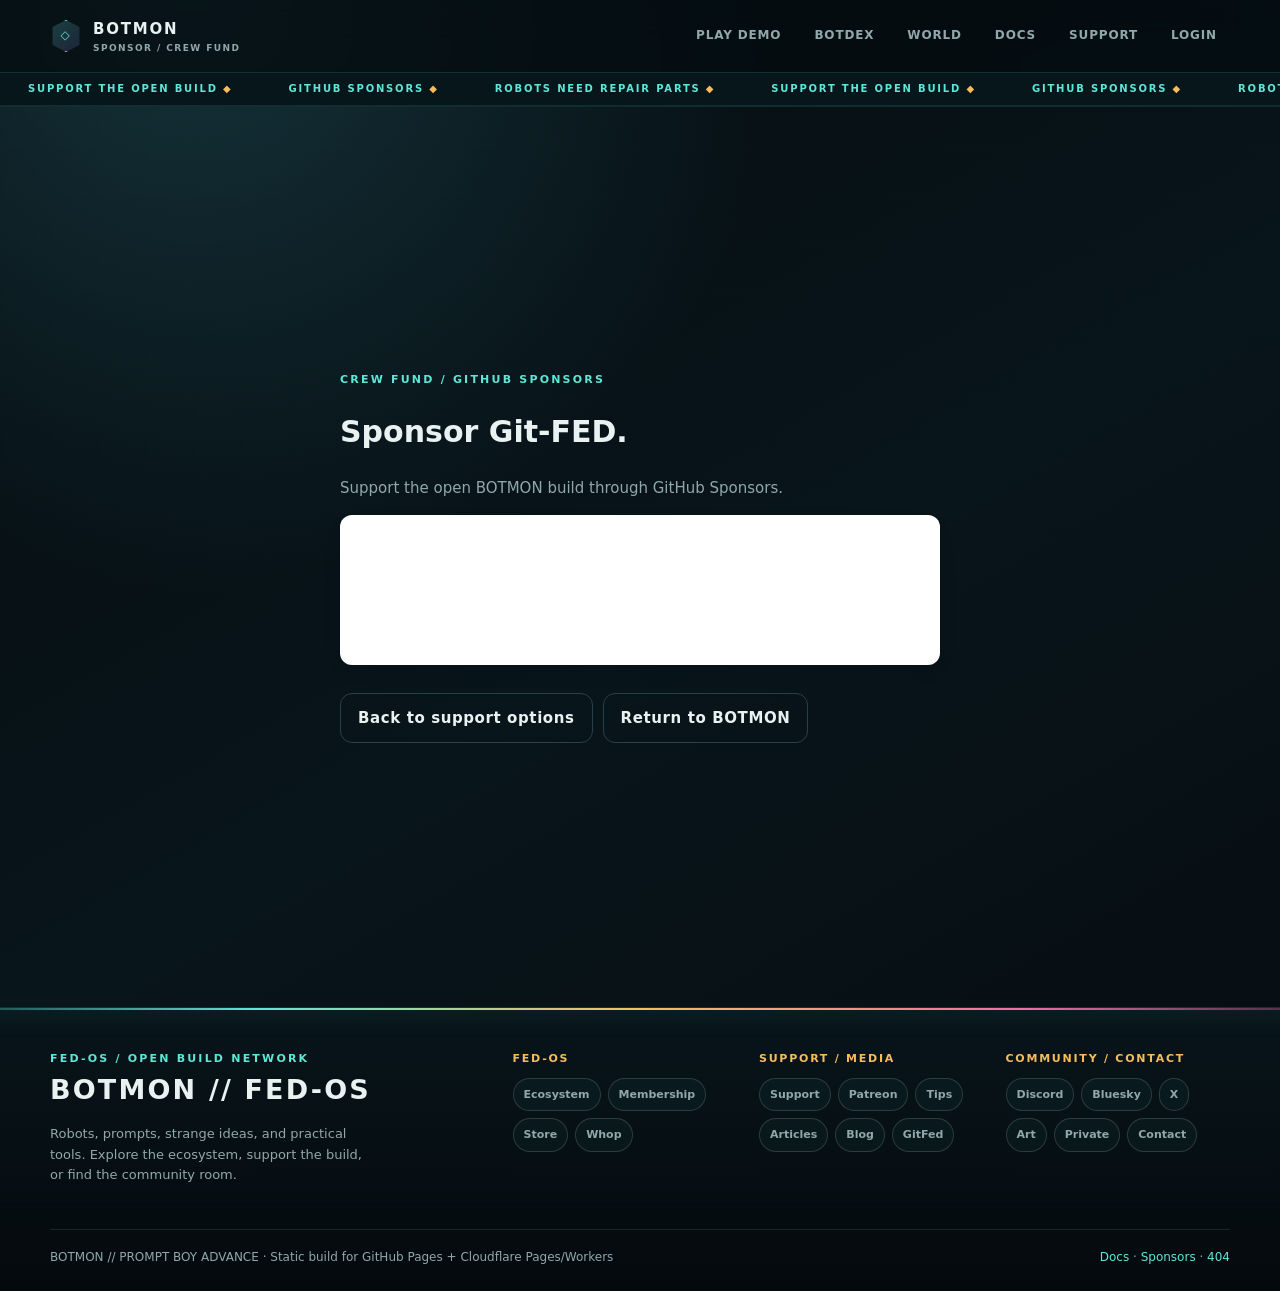
<file: sponsor.html>
<!doctype html><html lang="en"><head><meta charset="UTF-8"><meta name="viewport" content="width=device-width, initial-scale=1"><title>Sponsor Git-FED // BOTMON</title><link rel="icon" href="assets/favicon.svg" type="image/svg+xml"><link rel="shortcut icon" href="assets/favicon.svg" type="image/svg+xml"><link rel="stylesheet" href="css/style.css"><style>.sponsor-page{min-height:100vh;display:grid;place-items:center;padding:48px 18px}.gh-sponsor-card{position:relative;width:600px;max-width:100%;height:150px;overflow:hidden;border-radius:12px;background:#fff;box-shadow:0 1px 2px rgba(0,0,0,.06),0 8px 24px -10px rgba(0,0,0,.18);transition:transform .18s ease,box-shadow .18s ease}.gh-sponsor-card iframe{display:block;border:0;margin:0;width:600px;height:225px;color-scheme:light dark;background:transparent}.gh-sponsor-card:hover{transform:translateY(-2px);box-shadow:0 2px 4px rgba(0,0,0,.07),0 14px 32px -12px rgba(0,0,0,.25)}@media(prefers-color-scheme:dark){.gh-sponsor-card{background:#0d1117;box-shadow:0 0 0 1px rgba(255,255,255,.06),0 8px 24px -10px rgba(0,0,0,.6)}}@media(prefers-reduced-motion:reduce){.gh-sponsor-card{transition:none}.gh-sponsor-card:hover{transform:none}}@media(max-width:640px){.gh-sponsor-card{width:432px;height:108px}.gh-sponsor-card iframe{transform:scale(.72);transform-origin:0 0}}</style></head><body><header class="site-header"><div class="wrap nav"><a class="brand" href="index.html"><span class="brand-mark">◇</span><span>BOTMON<small>SPONSOR / CREW FUND</small></span></a><nav class="nav-links"><a href="game.html">Play Demo</a><a href="codex.html">Botdex</a><a href="world.html">World</a><a href="docs.html">Docs</a><a href="support.html">Support</a><a href="login.html">Login</a></nav></div><div class="ticker"><div class="ticker-track"><span>Support the open build</span><span>GitHub Sponsors</span><span>Robots need repair parts</span><span>Support the open build</span><span>GitHub Sponsors</span><span>Robots need repair parts</span></div></div></header><main class="sponsor-page"><div><div class="eyebrow">CREW FUND / GITHUB SPONSORS</div><h1>Sponsor Git-FED.</h1><p class="section-intro">Support the open BOTMON build through GitHub Sponsors.</p><div class="gh-sponsor-card"><iframe src="https://github.com/sponsors/Git-FED/card" title="Sponsor Git-FED" width="600" height="225" frameborder="0" scrolling="no" loading="lazy" referrerpolicy="no-referrer-when-downgrade"></iframe><noscript><a href="https://github.com/sponsors/Git-FED">Sponsor Git-FED on GitHub</a></noscript></div><div class="actions"><a class="button secondary" href="support.html">Back to support options</a><a class="button secondary" href="index.html">Return to BOTMON</a></div></div></main><footer class="site-footer"><div class="wrap footer-grid"><div class="footer-brand"><div class="eyebrow">FED-OS / OPEN BUILD NETWORK</div><h2>BOTMON // FED-OS</h2><p>Robots, prompts, strange ideas, and practical tools. Explore the ecosystem, support the build, or find the community room.</p></div><div class="footer-links"><div><h3>FED-OS</h3><div class="footer-buttons"><a class="footer-button" href="https://www.fedpromptly.org" target="_blank" rel="noopener noreferrer">Ecosystem</a><a class="footer-button" href="https://www.fedpromptly.com/aid" target="_blank" rel="noopener noreferrer">Membership</a><a class="footer-button" href="https://www.jabburr.com/fed-os" target="_blank" rel="noopener noreferrer">Store</a><a class="footer-button" href="https://whop.com/fedpromptly/" target="_blank" rel="noopener noreferrer">Whop</a></div></div><div><h3>SUPPORT / MEDIA</h3><div class="footer-buttons"><a class="footer-button" href="support.html">Support</a><a class="footer-button" href="https://www.patreon.com/c/FEDpromptly" target="_blank" rel="noopener noreferrer">Patreon</a><a class="footer-button" href="https://buymeacoffee.com/fedpromptly" target="_blank" rel="noopener noreferrer">Tips</a><a class="footer-button" href="https://substack.com/@fedpromptly" target="_blank" rel="noopener noreferrer">Articles</a><a class="footer-button" href="https://fedpromptly.wordpress.com/" target="_blank" rel="noopener noreferrer">Blog</a><a class="footer-button" href="https://gitfed.substack.com/" target="_blank" rel="noopener noreferrer">GitFed</a></div></div><div><h3>COMMUNITY / CONTACT</h3><div class="footer-buttons"><a class="footer-button" href="community.html">Discord</a><a class="footer-button" href="https://bsky.app/profile/fed-os.bsky.social" target="_blank" rel="noopener noreferrer">Bluesky</a><a class="footer-button" href="https://x.com/Fedpromptly" target="_blank" rel="noopener noreferrer">X</a><a class="footer-button" href="https://www.deviantart.com/fedpromptly" target="_blank" rel="noopener noreferrer">Art</a><a class="footer-button" href="private-communities.html">Private</a><a class="footer-button" href="mailto:contact@fedpromptly.com">Contact</a></div></div></div></div><div class="wrap footer-bottom"><span>BOTMON // PROMPT BOY ADVANCE · Static build for GitHub Pages + Cloudflare Pages/Workers</span><span><a href="docs.html">Docs</a> · <a href="sponsor.html">Sponsors</a> · <a href="404.html">404</a></span></div></footer></body></html>
</file>
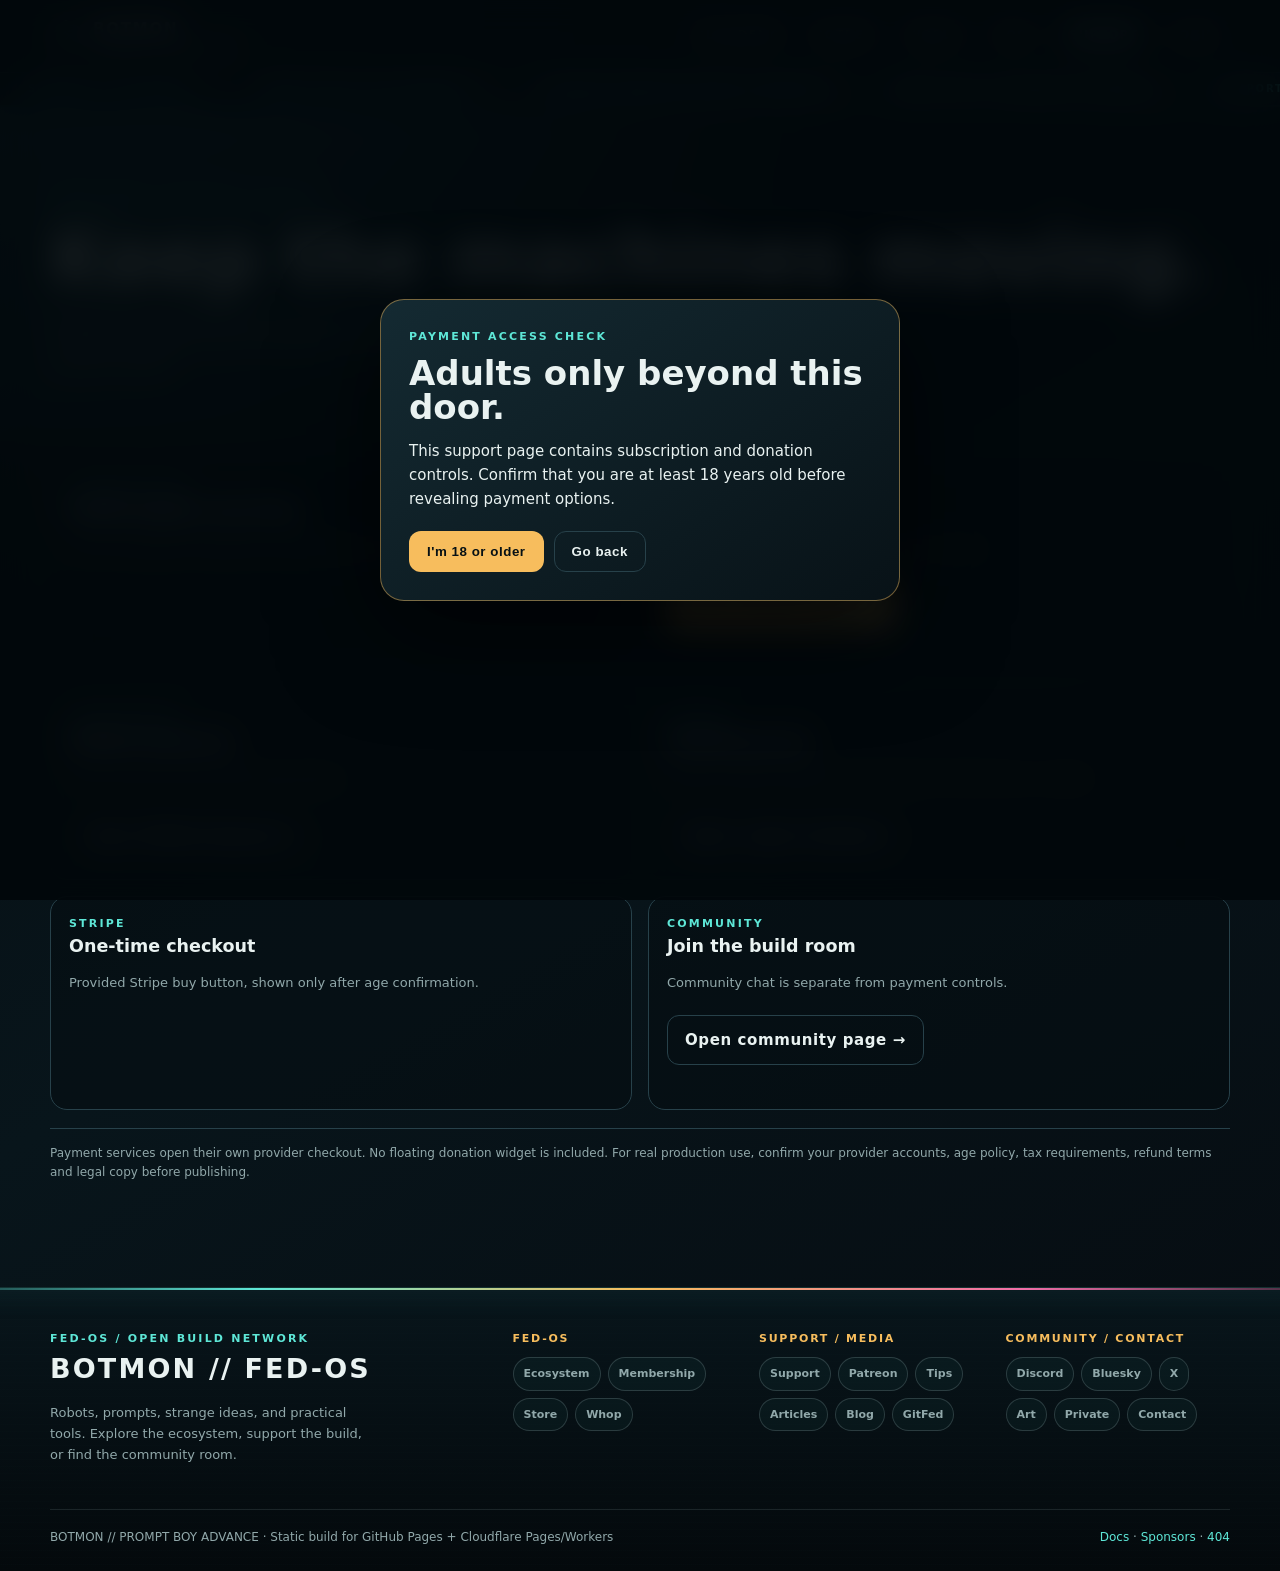
<file: support.html>
<!doctype html><html lang="en"><head><meta charset="utf-8"><meta name="viewport" content="width=device-width,initial-scale=1"><title>Support // BOTMON</title><link rel="icon" href="assets/favicon.svg" type="image/svg+xml"><link rel="shortcut icon" href="assets/favicon.svg" type="image/svg+xml"><link rel="stylesheet" href="css/style.css"><script async src="https://js.stripe.com/v3/buy-button.js"></script><script src="https://www.paypal.com/sdk/js?client-id=BAA_ndqaWMyQwTnDZ0LXwLQ22jdJo9uxkeXYqmBbF-hD41HMiZ83mvOcx1Kti0b6ZfXfje7Q1ievNaS8Ok&vault=true&intent=subscription" data-sdk-integration-source="button-factory"></script></head><body><header class="site-header"><div class="wrap nav"><a class="brand" href="index.html"><span class="brand-mark">◇</span><span>BOTMON<small>SUPPORT / CREW FUND</small></span></a><nav class="nav-links"><a href="game.html">Play Demo</a><a href="codex.html">Botdex</a><a href="world.html">World</a><a href="docs.html">Docs</a><a href="support.html">Support</a><a href="login.html">Login</a></nav></div><div class="ticker"><div class="ticker-track"><span>Support is optional</span><span>Adults only for payments</span><span>Floating donation widget removed</span><span>Static site / no wallet custody</span><span>Support is optional</span><span>Adults only for payments</span><span>Floating donation widget removed</span><span>Static site / no wallet custody</span></div></div></header><main><section class="page-hero"><div class="wrap"><div class="eyebrow">CREW FUND / OPTIONAL SUPPORT</div><h1>Keep the machines moving.</h1><p class="section-intro">Subscriptions, donations and sponsorships stay separated below. Payment controls are hidden until the age gate is accepted, and this page never stores payment details.</p></div></section><section class="section" style="padding-top:20px"><div class="wrap"><div class="support-grid"><article class="payment-card"><div class="eyebrow">SUBSCRIPTION</div><h3>FedPromptly Crew Pass</h3><p>Recurring support through the provided PayPal subscription plan.</p><div class="paypal-shell" id="paypal-button-container-P-4FD24238VX4902214NK2XP2Y"></div><script>window.addEventListener('load',function(){if(window.paypal){paypal.Buttons({style:{shape:'rect',color:'gold',layout:'vertical',label:'subscribe'},createSubscription:function(data,actions){return actions.subscription.create({plan_id:'P-4FD24238VX4902214NK2XP2Y',quantity:1})},onApprove:function(data){alert('Subscription approved: '+data.subscriptionID)}}).render('#paypal-button-container-P-4FD24238VX4902214NK2XP2Y')}})</script></article><article class="payment-card"><div class="eyebrow">DIRECT SUPPORT</div><h3>Buy Me a Book</h3><p>One-time support for writing, hosting and bot art.</p><a class="button amber" href="https://www.buymeacoffee.com/fedpromptly" target="_blank" rel="noopener noreferrer">Open support page →</a></article><article class="payment-card"><div class="eyebrow">SPONSORSHIP</div><h3>GitHub Sponsors</h3><p>Back the open static build through GitHub.</p><a class="button secondary" href="sponsor.html">Open GitHub Sponsors →</a></article><article class="payment-card"><div class="eyebrow">CRYPTO</div><h3>NOWPayments</h3><p>External crypto checkout. This site does not hold funds or wallets.</p><a class="button secondary" href="https://nowpayments.io/payment/?iid=5997958570&source=button" target="_blank" rel="noopener noreferrer">Open crypto checkout →</a></article><article class="payment-card"><div class="eyebrow">STRIPE</div><h3>One-time checkout</h3><p>Provided Stripe buy button, shown only after age confirmation.</p><div class="stripe-shell"><stripe-buy-button buy-button-id="buy_btn_1UJKaaJaRf233kfWKZ81fcIe" publishable-key="pk_live_51UIdAGJaRf233kfWlFacR31IYVGdjCVAttNFzIgQGXQzrUdc894iJcBqamRZNwF11z2AN5kvjyzitor462f2egVI00UmKj0sd8"></stripe-buy-button></div></article><article class="payment-card"><div class="eyebrow">COMMUNITY</div><h3>Join the build room</h3><p>Community chat is separate from payment controls.</p><a class="button secondary" href="community.html">Open community page →</a></article></div><p class="payment-note">Payment services open their own provider checkout. No floating donation widget is included. For real production use, confirm your provider accounts, age policy, tax requirements, refund terms and legal copy before publishing.</p></div></section></main><div class="age-gate" data-age-gate role="dialog" aria-modal="true" aria-labelledby="age-title"><div class="age-gate-card"><div class="eyebrow">PAYMENT ACCESS CHECK</div><h2 id="age-title">Adults only beyond this door.</h2><p>This support page contains subscription and donation controls. Confirm that you are at least 18 years old before revealing payment options.</p><div class="age-gate-actions"><button class="button amber" data-age-enter>I'm 18 or older</button><button class="button secondary" data-age-leave>Go back</button></div></div></div><div class="toast"></div><script src="js/app.js"></script><footer class="site-footer"><div class="wrap footer-grid"><div class="footer-brand"><div class="eyebrow">FED-OS / OPEN BUILD NETWORK</div><h2>BOTMON // FED-OS</h2><p>Robots, prompts, strange ideas, and practical tools. Explore the ecosystem, support the build, or find the community room.</p></div><div class="footer-links"><div><h3>FED-OS</h3><div class="footer-buttons"><a class="footer-button" href="https://www.fedpromptly.org" target="_blank" rel="noopener noreferrer">Ecosystem</a><a class="footer-button" href="https://www.fedpromptly.com/aid" target="_blank" rel="noopener noreferrer">Membership</a><a class="footer-button" href="https://www.jabburr.com/fed-os" target="_blank" rel="noopener noreferrer">Store</a><a class="footer-button" href="https://whop.com/fedpromptly/" target="_blank" rel="noopener noreferrer">Whop</a></div></div><div><h3>SUPPORT / MEDIA</h3><div class="footer-buttons"><a class="footer-button" href="support.html">Support</a><a class="footer-button" href="https://www.patreon.com/c/FEDpromptly" target="_blank" rel="noopener noreferrer">Patreon</a><a class="footer-button" href="https://buymeacoffee.com/fedpromptly" target="_blank" rel="noopener noreferrer">Tips</a><a class="footer-button" href="https://substack.com/@fedpromptly" target="_blank" rel="noopener noreferrer">Articles</a><a class="footer-button" href="https://fedpromptly.wordpress.com/" target="_blank" rel="noopener noreferrer">Blog</a><a class="footer-button" href="https://gitfed.substack.com/" target="_blank" rel="noopener noreferrer">GitFed</a></div></div><div><h3>COMMUNITY / CONTACT</h3><div class="footer-buttons"><a class="footer-button" href="community.html">Discord</a><a class="footer-button" href="https://bsky.app/profile/fed-os.bsky.social" target="_blank" rel="noopener noreferrer">Bluesky</a><a class="footer-button" href="https://x.com/Fedpromptly" target="_blank" rel="noopener noreferrer">X</a><a class="footer-button" href="https://www.deviantart.com/fedpromptly" target="_blank" rel="noopener noreferrer">Art</a><a class="footer-button" href="private-communities.html">Private</a><a class="footer-button" href="mailto:contact@fedpromptly.com">Contact</a></div></div></div></div><div class="wrap footer-bottom"><span>BOTMON // PROMPT BOY ADVANCE · Static build for GitHub Pages + Cloudflare Pages/Workers</span><span><a href="docs.html">Docs</a> · <a href="sponsor.html">Sponsors</a> · <a href="404.html">404</a></span></div></footer></body></html>
</file>
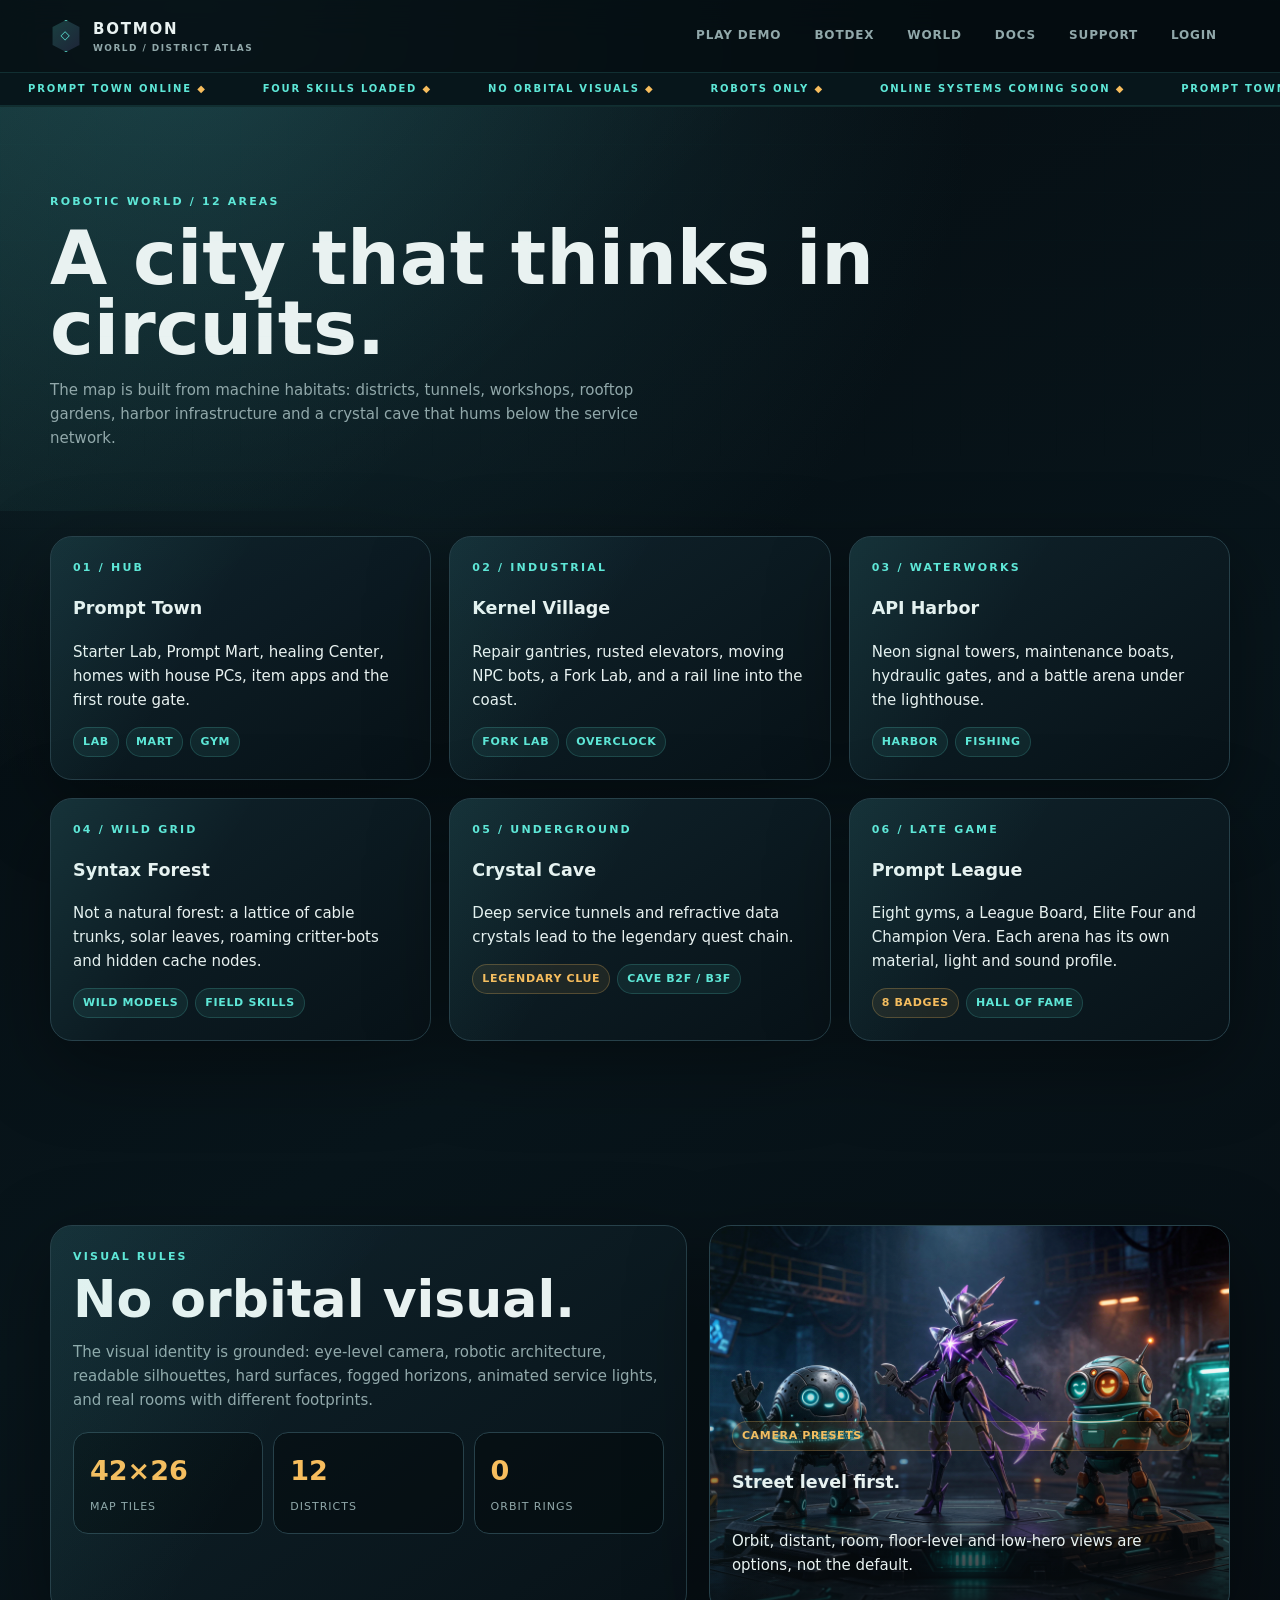
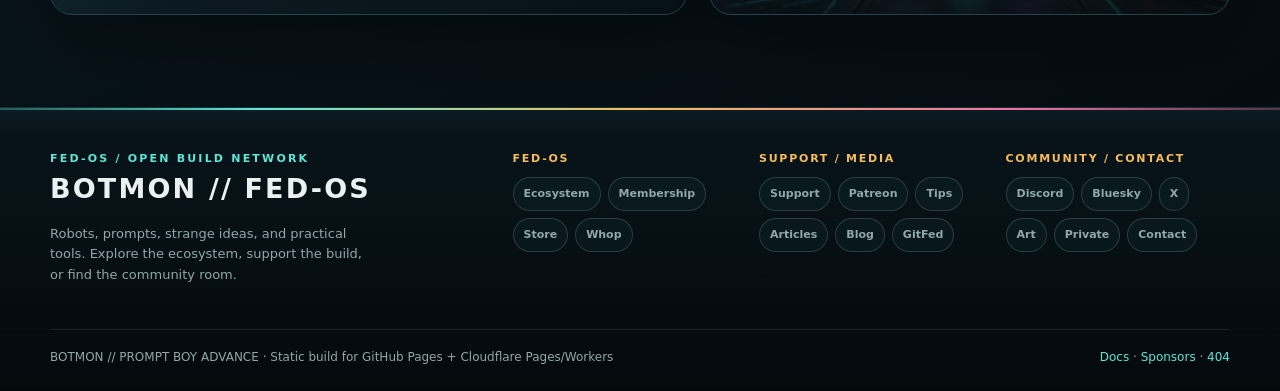
<file: world.html>
<!doctype html><html lang="en"><head><meta charset="utf-8"><meta name="viewport" content="width=device-width,initial-scale=1"><title>World // BOTMON</title><link rel="icon" href="assets/favicon.svg" type="image/svg+xml"><link rel="stylesheet" href="css/style.css"></head><body><header class="site-header"><div class="wrap nav"><a class="brand" href="index.html"><span class="brand-mark">◇</span><span>BOTMON<small>WORLD / DISTRICT ATLAS</small></span></a><nav class="nav-links"><a href="game.html">Play Demo</a><a href="codex.html">Botdex</a><a href="world.html">World</a><a href="docs.html">Docs</a><a href="support.html">Support</a><a href="login.html">Login</a></nav></div><div class="ticker" aria-label="BOTMON status ticker"><div class="ticker-track"><span>Prompt Town online</span><span>Four skills loaded</span><span>No orbital visuals</span><span>Robots only</span><span>Online systems coming soon</span><span>Prompt Town online</span><span>Four skills loaded</span><span>No orbital visuals</span><span>Robots only</span><span>Online systems coming soon</span></div></div></header><main><section class="page-hero"><div class="wrap"><div class="eyebrow">ROBOTIC WORLD / 12 AREAS</div><h1>A city that thinks in circuits.</h1><p class="section-intro">The map is built from machine habitats: districts, tunnels, workshops, rooftop gardens, harbor infrastructure and a crystal cave that hums below the service network.</p></div></section><section class="section" style="padding-top:25px"><div class="wrap grid grid-3"><article class="card"><div class="eyebrow">01 / HUB</div><h3>Prompt Town</h3><p>Starter Lab, Prompt Mart, healing Center, homes with house PCs, item apps and the first route gate.</p><div class="tag-row"><span class="tag">Lab</span><span class="tag">Mart</span><span class="tag">Gym</span></div></article><article class="card"><div class="eyebrow">02 / INDUSTRIAL</div><h3>Kernel Village</h3><p>Repair gantries, rusted elevators, moving NPC bots, a Fork Lab, and a rail line into the coast.</p><div class="tag-row"><span class="tag">Fork Lab</span><span class="tag">Overclock</span></div></article><article class="card"><div class="eyebrow">03 / WATERWORKS</div><h3>API Harbor</h3><p>Neon signal towers, maintenance boats, hydraulic gates, and a battle arena under the lighthouse.</p><div class="tag-row"><span class="tag">Harbor</span><span class="tag">Fishing</span></div></article><article class="card"><div class="eyebrow">04 / WILD GRID</div><h3>Syntax Forest</h3><p>Not a natural forest: a lattice of cable trunks, solar leaves, roaming critter-bots and hidden cache nodes.</p><div class="tag-row"><span class="tag">Wild models</span><span class="tag">Field skills</span></div></article><article class="card"><div class="eyebrow">05 / UNDERGROUND</div><h3>Crystal Cave</h3><p>Deep service tunnels and refractive data crystals lead to the legendary quest chain.</p><div class="tag-row"><span class="tag amber">Legendary clue</span><span class="tag">Cave B2F / B3F</span></div></article><article class="card"><div class="eyebrow">06 / LATE GAME</div><h3>Prompt League</h3><p>Eight gyms, a League Board, Elite Four and Champion Vera. Each arena has its own material, light and sound profile.</p><div class="tag-row"><span class="tag amber">8 badges</span><span class="tag">Hall of Fame</span></div></article></div></section><section class="section"><div class="wrap split"><article class="card"><div class="eyebrow">VISUAL RULES</div><h2>No orbital visual.</h2><p class="section-intro">The visual identity is grounded: eye-level camera, robotic architecture, readable silhouettes, hard surfaces, fogged horizons, animated service lights, and real rooms with different footprints.</p><div class="stats"><div class="stat"><strong>42×26</strong><span>map tiles</span></div><div class="stat"><strong>12</strong><span>districts</span></div><div class="stat"><strong>0</strong><span>orbit rings</span></div></div></article><article class="card visual-card"><div class="overlay-copy"><div class="tag amber">Camera presets</div><h3>Street level first.</h3><p>Orbit, distant, room, floor-level and low-hero views are options, not the default.</p></div></article></div></section></main><footer class="site-footer"><div class="wrap footer-grid"><div class="footer-brand"><div class="eyebrow">FED-OS / OPEN BUILD NETWORK</div><h2>BOTMON // FED-OS</h2><p>Robots, prompts, strange ideas, and practical tools. Explore the ecosystem, support the build, or find the community room.</p></div><div class="footer-links"><div><h3>FED-OS</h3><div class="footer-buttons"><a class="footer-button" href="https://www.fedpromptly.org" target="_blank" rel="noopener noreferrer">Ecosystem</a><a class="footer-button" href="https://www.fedpromptly.com/aid" target="_blank" rel="noopener noreferrer">Membership</a><a class="footer-button" href="https://www.jabburr.com/fed-os" target="_blank" rel="noopener noreferrer">Store</a><a class="footer-button" href="https://whop.com/fedpromptly/" target="_blank" rel="noopener noreferrer">Whop</a></div></div><div><h3>SUPPORT / MEDIA</h3><div class="footer-buttons"><a class="footer-button" href="support.html">Support</a><a class="footer-button" href="https://www.patreon.com/c/FEDpromptly" target="_blank" rel="noopener noreferrer">Patreon</a><a class="footer-button" href="https://buymeacoffee.com/fedpromptly" target="_blank" rel="noopener noreferrer">Tips</a><a class="footer-button" href="https://substack.com/@fedpromptly" target="_blank" rel="noopener noreferrer">Articles</a><a class="footer-button" href="https://fedpromptly.wordpress.com/" target="_blank" rel="noopener noreferrer">Blog</a><a class="footer-button" href="https://gitfed.substack.com/" target="_blank" rel="noopener noreferrer">GitFed</a></div></div><div><h3>COMMUNITY / CONTACT</h3><div class="footer-buttons"><a class="footer-button" href="community.html">Discord</a><a class="footer-button" href="https://bsky.app/profile/fed-os.bsky.social" target="_blank" rel="noopener noreferrer">Bluesky</a><a class="footer-button" href="https://x.com/Fedpromptly" target="_blank" rel="noopener noreferrer">X</a><a class="footer-button" href="https://www.deviantart.com/fedpromptly" target="_blank" rel="noopener noreferrer">Art</a><a class="footer-button" href="private-communities.html">Private</a><a class="footer-button" href="mailto:contact@fedpromptly.com">Contact</a></div></div></div></div><div class="wrap footer-bottom"><span>BOTMON // PROMPT BOY ADVANCE · Static build for GitHub Pages + Cloudflare Pages/Workers</span><span><a href="docs.html">Docs</a> · <a href="sponsor.html">Sponsors</a> · <a href="404.html">404</a></span></div></footer></body></html>
</file>
<file: css/style.css>
:root{--bg:#071016;--bg2:#0b1820;--panel:rgba(14,29,37,.84);--panel2:#122731;--line:#27414a;--text:#e9f2f1;--muted:#91a8aa;--cyan:#5ee7d7;--amber:#f7bd5d;--violet:#a98cff;--magenta:#f06ea8;--danger:#ff6f61;--shadow:0 24px 80px rgba(0,0,0,.38);--radius:22px}*{box-sizing:border-box}html{scroll-behavior:smooth}body{margin:0;background:radial-gradient(circle at 15% 0%,#15333a 0,transparent 35%),linear-gradient(150deg,#050b0f,#08151b 50%,#060b10);color:var(--text);font:15px/1.6 Inter,ui-sans-serif,system-ui,-apple-system,Segoe UI,sans-serif;overflow-x:hidden}body:before{content:"";position:fixed;inset:0;pointer-events:none;opacity:.28;background-image:linear-gradient(rgba(94,231,215,.06) 1px,transparent 1px),linear-gradient(90deg,rgba(94,231,215,.04) 1px,transparent 1px);background-size:48px 48px;mask-image:linear-gradient(to bottom,black,transparent 78%);animation:driftGrid 22s linear infinite}@keyframes driftGrid{to{background-position:48px 96px}}@keyframes scan{0%,100%{opacity:.22;transform:translateY(-10px)}50%{opacity:.52;transform:translateY(10px)}}@keyframes floaty{0%,100%{transform:translateY(0) rotate(-1deg)}50%{transform:translateY(-10px) rotate(1deg)}}@keyframes pulse{0%,100%{box-shadow:0 0 0 rgba(94,231,215,0)}50%{box-shadow:0 0 28px rgba(94,231,215,.25)}}@keyframes reveal{from{opacity:0;transform:translateY(16px)}to{opacity:1;transform:none}}a{color:inherit;text-decoration:none}.wrap{width:min(1180px,calc(100% - 36px));margin:auto}.site-header{position:sticky;top:0;z-index:20;background:rgba(5,12,16,.78);backdrop-filter:blur(18px);border-bottom:1px solid rgba(94,231,215,.13)}.nav{display:flex;align-items:center;justify-content:space-between;gap:22px;min-height:72px}.brand{display:flex;align-items:center;gap:11px;font-weight:900;letter-spacing:.12em}.brand-mark{width:32px;height:32px;display:grid;place-items:center;border:1px solid var(--cyan);clip-path:polygon(50% 0,92% 22%,92% 78%,50% 100%,8% 78%,8% 22%);color:var(--cyan);background:linear-gradient(135deg,rgba(94,231,215,.22),rgba(169,140,255,.14));font-size:12px}.brand small{display:block;color:var(--muted);font-size:9px;letter-spacing:.16em;font-weight:700}.nav-links{display:flex;gap:7px;flex-wrap:wrap}.nav-links a,.ghost{padding:9px 13px;border-radius:999px;color:var(--muted);font-weight:700;font-size:12px;letter-spacing:.07em;text-transform:uppercase}.nav-links a:hover,.nav-links a.active{color:var(--text);background:rgba(94,231,215,.1)}.button{display:inline-flex;align-items:center;justify-content:center;gap:9px;border:1px solid transparent;border-radius:12px;padding:12px 17px;color:#061014;background:var(--cyan);font-weight:900;letter-spacing:.04em;cursor:pointer;transition:.2s transform,.2s box-shadow,.2s background}.button:hover{transform:translateY(-2px);box-shadow:0 12px 28px rgba(94,231,215,.24)}.button.secondary{background:transparent;color:var(--text);border-color:var(--line)}.button.amber{background:var(--amber)}.button.danger{background:var(--danger)}.hero{position:relative;min-height:650px;display:grid;align-items:center;overflow:hidden;background:linear-gradient(90deg,rgba(5,12,16,.96) 0%,rgba(5,12,16,.72) 44%,rgba(5,12,16,.28) 100%),url('../assets/hero-robotic-city.png') center/cover}.hero:after{content:"";position:absolute;inset:auto 0 0;height:130px;background:linear-gradient(transparent,var(--bg));pointer-events:none}.hero-content{position:relative;z-index:1;max-width:650px;padding:96px 0 110px;animation:reveal .8s ease both}.eyebrow{color:var(--cyan);font-size:11px;font-weight:900;letter-spacing:.2em;text-transform:uppercase}.hero h1{font-size:clamp(48px,8vw,92px);line-height:.93;letter-spacing:-.075em;margin:14px 0 20px;max-width:700px}.hero h1 span{color:var(--amber)}.hero p{color:#b8c8c8;font-size:18px;max-width:580px}.actions{display:flex;gap:10px;flex-wrap:wrap;margin-top:28px}.hero-badge{display:inline-flex;align-items:center;gap:9px;border:1px solid rgba(247,189,93,.4);border-radius:999px;padding:8px 13px;color:var(--amber);background:rgba(247,189,93,.08);font-size:12px;font-weight:800}.section{padding:92px 0}.section-head{display:flex;align-items:end;justify-content:space-between;gap:24px;margin-bottom:30px}.section h2{font-size:clamp(30px,5vw,52px);line-height:1;margin:8px 0}.section-intro{max-width:620px;color:var(--muted)}.grid{display:grid;gap:18px}.grid-3{grid-template-columns:repeat(3,1fr)}.grid-4{grid-template-columns:repeat(4,1fr)}.card{background:linear-gradient(145deg,rgba(17,37,46,.92),rgba(8,18,24,.94));border:1px solid var(--line);border-radius:var(--radius);padding:22px;box-shadow:var(--shadow);position:relative;overflow:hidden}.card:before{content:"";position:absolute;inset:0;background:linear-gradient(120deg,rgba(94,231,215,.08),transparent 40%);pointer-events:none}.card:hover{border-color:rgba(94,231,215,.5);transform:translateY(-3px);transition:.25s}.bot-card{min-height:315px}.bot-icon{height:150px;display:grid;place-items:center;margin:-5px -5px 12px;border-radius:16px;background:linear-gradient(135deg,#142e36,#0b141b);border:1px solid rgba(94,231,215,.12);overflow:hidden}.bot-icon img{width:92%;height:92%;object-fit:cover;mix-blend-mode:screen}.bot-symbol{font-size:74px;filter:drop-shadow(0 0 18px currentColor);animation:floaty 4s ease-in-out infinite}.bot-card h3{margin:0 0 4px;font-size:22px}.bot-card p{margin:0;color:var(--muted)}.tag-row{display:flex;gap:7px;flex-wrap:wrap;margin-top:15px}.tag{display:inline-flex;padding:5px 9px;border-radius:999px;background:rgba(94,231,215,.08);border:1px solid rgba(94,231,215,.18);color:var(--cyan);font-size:11px;font-weight:900;letter-spacing:.06em;text-transform:uppercase}.tag.amber{color:var(--amber);border-color:rgba(247,189,93,.25);background:rgba(247,189,93,.08)}.comic{min-height:320px;display:grid;align-items:end;background:linear-gradient(0deg,rgba(4,10,13,.92),transparent 70%),url('../assets/comic-launch-banner.png') center/cover}.comic h3{font-size:30px;max-width:430px;line-height:1;margin:0}.split{display:grid;grid-template-columns:1.1fr .9fr;gap:22px;align-items:stretch}.visual-card{min-height:390px;background:linear-gradient(0deg,rgba(7,13,17,.9),transparent 65%),url('../assets/starter-trio.png') center/cover}.visual-card .overlay-copy{height:100%;display:flex;flex-direction:column;justify-content:end;max-width:460px}.stats{display:grid;grid-template-columns:repeat(3,1fr);gap:10px;margin-top:20px}.stat{padding:16px;background:rgba(3,10,13,.52);border:1px solid var(--line);border-radius:15px}.stat strong{display:block;font-size:27px;color:var(--amber)}.stat span{color:var(--muted);font-size:11px;text-transform:uppercase;letter-spacing:.09em}.feature-list{display:grid;gap:10px}.feature{display:flex;gap:13px;align-items:flex-start;padding:14px;border:1px solid rgba(145,168,170,.17);border-radius:14px;background:rgba(5,13,17,.4)}.feature b{display:block}.feature span{color:var(--muted);font-size:13px}.feature-mark{width:28px;height:28px;display:grid;place-items:center;border-radius:9px;background:rgba(247,189,93,.13);color:var(--amber);font-weight:900}.mini-console{border:1px solid var(--line);border-radius:26px;background:#081217;box-shadow:var(--shadow);padding:16px}.console-top{display:flex;justify-content:space-between;align-items:center;color:var(--muted);font-size:11px;letter-spacing:.12em;text-transform:uppercase}.console-screen{margin-top:12px;min-height:330px;border:1px solid rgba(94,231,215,.28);border-radius:16px;background:linear-gradient(150deg,rgba(14,49,56,.92),rgba(6,14,19,.95));padding:22px;position:relative;overflow:hidden}.console-screen:before{content:"";position:absolute;inset:0;background:repeating-linear-gradient(0deg,transparent 0 7px,rgba(94,231,215,.045) 8px);animation:scan 5s ease-in-out infinite}.battle-arena{position:relative;z-index:1;height:100%;display:flex;flex-direction:column;justify-content:space-between}.fighter{display:flex;align-items:center;gap:12px}.fighter.player{justify-content:flex-end;text-align:right}.fighter-logo{width:86px;height:86px;border-radius:50%;display:grid;place-items:center;font-size:36px;font-weight:900;background:linear-gradient(135deg,#a98cff,#5ee7d7);color:#061014;box-shadow:0 0 30px rgba(94,231,215,.22);animation:floaty 3.8s ease-in-out infinite}.fighter.enemy .fighter-logo{background:linear-gradient(135deg,#f06ea8,#f7bd5d)}.hp{width:150px;height:8px;background:#213039;border-radius:999px;overflow:hidden;margin-top:6px}.hp i{display:block;height:100%;width:72%;background:var(--cyan)}.enemy .hp i{width:54%;background:var(--magenta)}.prompt-grid{display:grid;grid-template-columns:repeat(2,1fr);gap:8px;margin-top:15px;position:relative;z-index:2}.prompt-grid button{border:1px solid rgba(94,231,215,.22);background:rgba(9,25,31,.86);color:var(--text);border-radius:12px;padding:11px;font-weight:900;cursor:pointer}.prompt-grid button:hover{background:rgba(94,231,215,.16);border-color:var(--cyan)}.toast{position:fixed;right:18px;bottom:18px;z-index:50;padding:13px 16px;border:1px solid var(--cyan);background:#08151a;color:var(--text);border-radius:12px;box-shadow:var(--shadow);opacity:0;transform:translateY(12px);pointer-events:none;transition:.25s}.toast.show{opacity:1;transform:none}.page-hero{padding:86px 0 46px;background:linear-gradient(135deg,rgba(94,231,215,.1),transparent 45%)}.page-hero h1{font-size:clamp(42px,7vw,74px);line-height:.95;margin:12px 0}.filterbar{display:flex;gap:8px;flex-wrap:wrap;margin:20px 0 28px}.filterbar button{background:transparent;color:var(--muted);border:1px solid var(--line);border-radius:999px;padding:9px 13px;cursor:pointer}.filterbar button.active{background:var(--cyan);color:#061014;border-color:var(--cyan);font-weight:900}.locked{opacity:.56;filter:saturate(.45)}.footer{border-top:1px solid rgba(145,168,170,.16);padding:34px 0;color:var(--muted);font-size:13px}.footer-row{display:flex;justify-content:space-between;gap:20px;flex-wrap:wrap}.codeblock{font-family:ui-monospace,SFMono-Regular,Menlo,monospace;background:#040a0d;border:1px solid var(--line);padding:18px;border-radius:14px;color:#b9eee7;overflow:auto}.notice{border-left:3px solid var(--amber);padding:14px 18px;background:rgba(247,189,93,.08);color:#e6d6b8}.small{font-size:12px;color:var(--muted)}@media(max-width:860px){.nav-links{display:none}.grid-3,.grid-4,.split{grid-template-columns:1fr}.hero{min-height:590px}.hero-content{padding:80px 0}.section{padding:68px 0}.section-head{display:block}.visual-card{min-height:300px}}@media(max-width:520px){.wrap{width:min(100% - 24px,1180px)}.hero h1{font-size:54px}.hero p{font-size:16px}.stats{grid-template-columns:1fr}.button{width:100%}.actions{display:grid}.console-screen{min-height:300px}.fighter-logo{width:68px;height:68px;font-size:27px}.hp{width:110px}.page-hero{padding-top:56px}}@media(prefers-reduced-motion:reduce){*,*:before,*:after{animation-duration:.001ms!important;animation-iteration-count:1!important;scroll-behavior:auto!important;transition:none!important}}

/* V2 upgrade layer */
.ticker{border-top:1px solid rgba(94,231,215,.12);border-bottom:1px solid rgba(94,231,215,.12);overflow:hidden;background:#07161b;color:var(--cyan);white-space:nowrap}.ticker-track{display:flex;width:max-content;animation:ticker 28s linear infinite}.ticker-track span{padding:8px 28px;font-size:10px;font-weight:900;letter-spacing:.18em;text-transform:uppercase}.ticker-track span:after{content:' ◆';color:var(--amber)}@keyframes ticker{to{transform:translateX(-50%)}}.promo-grid{display:grid;grid-template-columns:1.2fr .8fr;gap:18px}.promo-image{min-height:260px;border-radius:18px;background-position:center;background-size:cover;overflow:hidden;position:relative}.promo-image:after{content:"";position:absolute;inset:0;background:linear-gradient(0deg,rgba(4,10,13,.9),transparent 65%)}.promo-image .promo-label{position:absolute;z-index:1;left:18px;bottom:16px;max-width:80%}.promo-image .promo-label h3{margin:5px 0 0;font-size:25px;line-height:1}.support-grid{display:grid;grid-template-columns:repeat(2,1fr);gap:16px}.payment-card{background:rgba(5,13,17,.5);border:1px solid var(--line);border-radius:17px;padding:18px;min-height:150px}.payment-card h3{margin:0 0 4px}.payment-card p{color:var(--muted);font-size:13px}.payment-card .button{margin-top:8px}.age-gate{position:fixed;inset:0;z-index:100;display:grid;place-items:center;background:rgba(2,7,10,.9);backdrop-filter:blur(16px);padding:18px}.age-gate[hidden]{display:none}.age-gate-card{width:min(520px,100%);background:linear-gradient(145deg,#142a32,#081217);border:1px solid rgba(247,189,93,.45);border-radius:24px;box-shadow:0 30px 100px rgba(0,0,0,.62);padding:28px}.age-gate-card h2{font-size:34px;line-height:1;margin:10px 0}.age-gate-actions{display:flex;gap:10px;flex-wrap:wrap;margin-top:20px}.community-layout{display:grid;grid-template-columns:1fr 370px;gap:22px;align-items:start}.discord-frame{width:350px;max-width:100%;height:500px;border:1px solid var(--line);border-radius:18px;display:block;background:#09151a}.align-left{justify-self:start}.payment-note{font-size:12px;color:var(--muted);border-top:1px solid var(--line);padding-top:15px;margin-top:18px}.paypal-shell{min-height:84px;padding:12px 0}.stripe-shell{min-height:84px}.sponsor-img{max-width:100%;height:auto}.no-kofi{display:none!important}@media(max-width:860px){.promo-grid,.community-layout,.support-grid{grid-template-columns:1fr}.discord-frame{width:100%;max-width:350px}.ticker-track{animation-duration:20s}}
/* Animated FED-OS footer */
.site-footer{position:relative;overflow:hidden;border-top:1px solid rgba(94,231,215,.18);padding:42px 0 24px;background:linear-gradient(180deg,#08151b,#04090c)}.site-footer:before{content:"";position:absolute;left:-10%;right:-10%;top:0;height:2px;background:linear-gradient(90deg,transparent,var(--cyan),var(--amber),var(--magenta),transparent);box-shadow:0 0 24px rgba(94,231,215,.5);animation:footerBeam 7s linear infinite}.site-footer:after{content:"";position:absolute;inset:0;pointer-events:none;opacity:.16;background:repeating-linear-gradient(0deg,transparent 0 6px,rgba(94,231,215,.08) 7px);animation:scan 8s ease-in-out infinite}.footer-grid{position:relative;z-index:1;display:grid;grid-template-columns:1.2fr 2fr;gap:32px}.footer-brand h2{margin:0 0 8px;font-size:27px;letter-spacing:.08em}.footer-brand p{max-width:320px;color:var(--muted);font-size:13px}.footer-links{display:grid;grid-template-columns:repeat(3,1fr);gap:22px}.footer-links h3{margin:0 0 10px;color:var(--amber);font-size:11px;letter-spacing:.16em;text-transform:uppercase}.footer-buttons{display:flex;gap:7px;flex-wrap:wrap}.footer-button{display:inline-flex;align-items:center;justify-content:center;padding:7px 10px;border:1px solid rgba(145,168,170,.25);border-radius:999px;color:var(--muted);background:rgba(94,231,215,.035);font-size:11px;font-weight:800;transition:.2s transform,.2s color,.2s border-color,.2s background}.footer-button:hover{transform:translateY(-2px);color:var(--text);border-color:var(--cyan);background:rgba(94,231,215,.12)}.footer-bottom{position:relative;z-index:1;display:flex;justify-content:space-between;gap:20px;flex-wrap:wrap;border-top:1px solid rgba(145,168,170,.16);margin-top:30px;padding-top:18px;color:var(--muted);font-size:12px}.footer-bottom a{color:var(--cyan)}@keyframes footerBeam{0%{transform:translateX(-30%)}100%{transform:translateX(30%)}}@media(max-width:860px){.footer-grid{grid-template-columns:1fr}.footer-links{grid-template-columns:1fr 1fr}}@media(max-width:520px){.footer-links{grid-template-columns:1fr}.site-footer{padding-top:34px}}@media(prefers-reduced-motion:reduce){.site-footer:before,.site-footer:after{animation:none}}

/* Operator authentication */
.auth-shell{min-height:680px;display:grid;place-items:center;padding:72px 0;background:linear-gradient(135deg,rgba(94,231,215,.08),transparent 40%)}.auth-grid{display:grid;grid-template-columns:1fr 1fr;gap:22px;align-items:stretch;width:min(920px,100%)}.auth-card{padding:30px}.auth-card h1{font-size:clamp(36px,5vw,60px);line-height:.95;letter-spacing:-.06em;margin:10px 0 14px}.auth-card h1 span{color:var(--amber)}.auth-form{display:grid;gap:14px;margin-top:22px}.auth-field{display:grid;gap:6px}.auth-field label{font-size:11px;font-weight:900;letter-spacing:.12em;color:var(--muted);text-transform:uppercase}.auth-field input{width:100%;padding:13px 14px;border-radius:12px;border:1px solid var(--line);background:#071217;color:var(--text);font:inherit}.auth-field input:focus{outline:2px solid var(--cyan);outline-offset:2px}.auth-links{display:flex;justify-content:space-between;gap:12px;flex-wrap:wrap;font-size:12px;color:var(--muted)}.auth-links button{border:0;background:none;color:var(--cyan);font:inherit;cursor:pointer;padding:0}.auth-status{min-height:22px;margin:0;font-size:13px}.auth-status.error{color:var(--danger)}.auth-status.success{color:var(--cyan)}.auth-status.info{color:var(--amber)}.auth-card [hidden]{display:none}.auth-user{display:grid;gap:15px}.operator-chip{display:flex;align-items:center;gap:12px;padding:14px;border:1px solid rgba(94,231,215,.22);background:rgba(94,231,215,.06);border-radius:15px}.operator-avatar{width:42px;height:42px;display:grid;place-items:center;border-radius:50%;background:linear-gradient(135deg,var(--cyan),var(--violet));color:#061014;font-weight:900;font-size:20px}.auth-side{min-height:100%;background:linear-gradient(0deg,rgba(4,10,13,.9),transparent 70%),url('../assets/botdex-comic-poster.png') center/cover}.auth-side .eyebrow{color:var(--amber)}.auth-side p{color:#d2dfde}.auth-disclaimer{margin-top:18px;padding:12px 14px;border-left:3px solid var(--amber);background:rgba(247,189,93,.07);color:var(--muted);font-size:12px}@media(max-width:760px){.auth-grid{grid-template-columns:1fr}.auth-side{min-height:300px}.auth-shell{padding:48px 0}}
</file>
